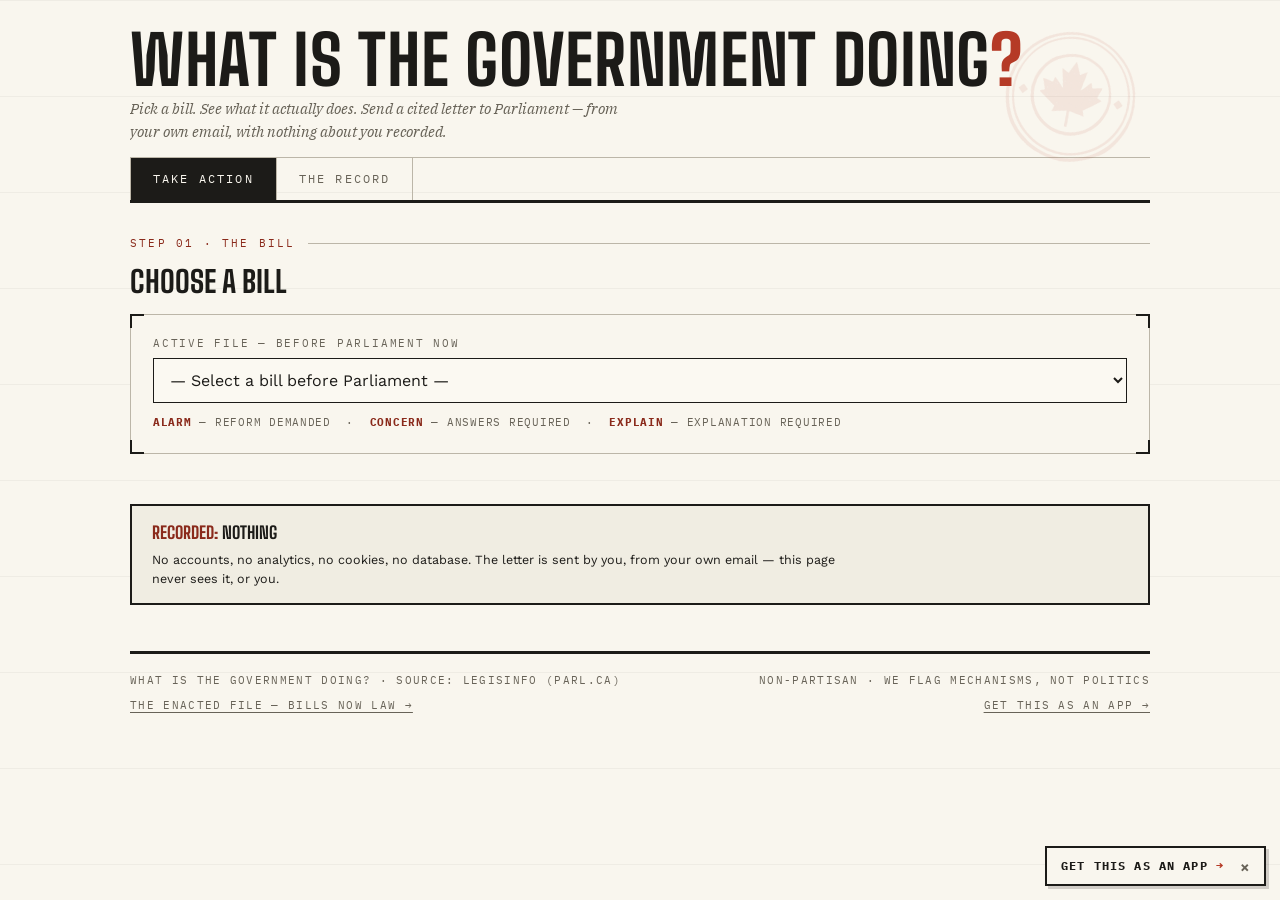
<file: index.html>
<!DOCTYPE html>
<html lang="en-CA">
<head>
<meta charset="utf-8">
<meta name="viewport" content="width=device-width, initial-scale=1">
<title>Take Action — What Is the Government Doing</title>
<meta name="description" content="Pick a bill, see what it actually does, and send a cited letter to Parliament from your own email. Nothing about you is recorded.">
<meta name="referrer" content="no-referrer">
<meta name="theme-color" content="#f9f6ee">
<link rel="manifest" href="manifest.webmanifest">
<link rel="icon" href="assets/icons/icon-192.png" type="image/png">
<link rel="apple-touch-icon" href="assets/icons/icon-180.png">
<link rel="stylesheet" href="assets/style.css">
</head>
<body class="simple">
<div class="shell">

  <header class="masthead">
    <h1 class="mast-title">What is the government doing<span class="q">?</span></h1>
    <p class="mast-sub">Pick a bill. See what it actually does. Send a cited letter to Parliament — from your own email, with nothing about you recorded.</p>
    <img class="mast-stamp" src="assets/maple-stamp.png" alt="" aria-hidden="true">
    <nav class="tabs">
      <a href="index.html" id="tab-action" class="active">Take Action</a>
      <a href="graphics.html">The Record</a>
      <a href="index.html?file=enacted" id="tab-enacted" class="hidden">The Enacted File</a>
    </nav>
  </header>

  <!-- ======================= choose a bill ======================= -->
  <section class="block" id="choose">
    <div class="eyebrow">Step 01 · The Bill</div>
    <h2 class="section-title">Choose a bill</h2>
    <div class="panel"><span class="tick-b"></span>
      <div class="selector-row">
        <div class="field">
          <label for="bill-select" id="bill-select-label">Active file — before Parliament now</label>
          <select id="bill-select" aria-label="Choose a bill"></select>
        </div>
      </div>
      <p class="legend"><b>Alarm</b> — reform demanded &nbsp;·&nbsp; <b>Concern</b> — answers required &nbsp;·&nbsp; <b>Explain</b> — explanation required</p>
      <p class="side-box fine hidden" id="enacted-note" style="border:none; background:none; padding:8px 2px 0;">
        These bills have finished their run. Those that received royal assent can no longer be
        voted down, but they are still answerable — the letter shifts to accountability: the
        regulations, an amending bill, and how the new powers get used. The rest ended without
        becoming law, and how they ended matters: <em>defeated</em> means Parliament voted it
        down; <em>withdrawn</em> means the sponsor stopped advancing it; <em>lapsed</em> means
        the session simply ended first — no one rejected it, and bills like that often return
        under a new number. None of them carries a letter.
      </p>

      <div id="bill-detail" class="hidden">
        <div id="bill-head" class="bill-head">
          <div class="bill-code" id="bh-code"></div>
          <span class="chip" id="bh-chip"></span>
          <span class="chip law hidden" id="bh-law">Now law</span>
        </div>
        <div class="bill-desc" id="bh-desc"></div>
        <div class="bill-status" id="bh-status"></div>
        <div class="bill-links">
          <a id="bh-legis" href="#" target="_blank" rel="noopener">Official record — LEGISinfo ↗</a>
          <span id="bh-record-wrap"> · <a id="bh-record" class="graphic-btn" href="#" aria-haspopup="dialog"><span class="gb-icon" aria-hidden="true"></span><span id="bh-record-text">Read our graphic on this bill</span></a></span>
        </div>
        <blockquote class="lead-quote" id="bh-lead"></blockquote>
      </div>
    </div>
  </section>

  <!-- ======================= recipient (revealed after a bill is chosen) ======================= -->
  <section class="block hidden" id="recipient">
    <div class="eyebrow">Step 02 · The Recipient</div>
    <h2 class="section-title" id="rcpt-title">Find your MP</h2>

    <div class="panel" id="mp-module"><span class="tick-b"></span>
      <div class="selector-row">
        <div class="field" style="max-width:260px">
          <label for="postal">Your postal code</label>
          <input type="text" id="postal" placeholder="K1A 0A6" maxlength="7" autocomplete="postal-code">
        </div>
        <div><button id="find-mp">Find my MP</button></div>
      </div>
      <p class="error-text hidden" id="mp-error"></p>
      <div class="mp-card hidden" id="mp-card">
        <div class="who" id="mp-name"></div>
        <div class="meta" id="mp-meta"></div>
        <div class="meta" id="mp-email"></div>
      </div>
      <p class="side-box fine" style="border:none; background:none; padding:10px 2px 0;">
        Your postal code goes directly from your browser to
        <a href="https://represent.opennorth.ca" target="_blank" rel="noopener">Represent</a>, a Canadian
        open-data service — never to this site, and nothing is stored. Prefer not to?
        <a href="https://www.ourcommons.ca/members/en" target="_blank" rel="noopener">Look your MP up on ourcommons.ca ↗</a>
      </p>
    </div>

    <div class="panel hidden" id="senate-module"><span class="tick-b"></span>
      <p style="max-width:74ch; margin-bottom:12px;">This bill is before the <strong>Senate</strong>. Senators are appointed to
      represent provinces and regions — so the letter goes to <strong>a senator from your province</strong>, not an MP.</p>
      <div class="selector-row">
        <div class="field" style="max-width:260px">
          <label for="postal-sen">Your postal code</label>
          <input type="text" id="postal-sen" placeholder="K1A 0A6" maxlength="7" autocomplete="postal-code">
        </div>
        <div class="field">
          <label for="senator-select">Senator</label>
          <select id="senator-select" aria-label="Choose a senator from your province" disabled>
            <option value="">— Enter a postal code first —</option>
          </select>
        </div>
      </div>
      <p class="error-text hidden" id="senator-error"></p>
      <div class="mp-card hidden" id="senator-card">
        <div class="who" id="sen-name"></div>
        <div class="meta" id="sen-meta"></div>
        <div class="meta" id="sen-email"></div>
      </div>
      <p class="side-box fine" style="border:none; background:none; padding:10px 2px 0;">
        Your province is worked out from the first letter of your postal code, right here in your browser —
        <strong>nothing is sent anywhere</strong>. A senator is picked at random to spread letters fairly;
        switch to any other in the list.
      </p>
    </div>
  </section>

  <!-- ======================= the letter (revealed after a bill is chosen) ======================= -->
  <section class="block hidden" id="letter-section">
    <div class="eyebrow">Step 03 · The Letter</div>
    <h2 class="section-title">Send it in your own words</h2>

    <div class="letter-grid">
      <div>
        <fieldset class="issues hidden" id="issues">
          <legend>What your letter raises</legend>
          <p class="issues-hint">All are included. Untick any you'd rather leave out. The letter below rewrites itself, so choose before you edit it.</p>
          <ul id="issues-list"></ul>
        </fieldset>
        <textarea class="letter" id="letter" spellcheck="false" aria-label="Your letter"></textarea>
        <p class="letter-note">Edit freely — a letter in your own words carries more weight than a form letter.
        Personal stakes ("as a parent…", "as someone who works in…") matter most.</p>
        <div class="btn-row">
          <button class="primary" id="send-btn">Open in your email app</button>
          <button id="copy-letter">Copy letter</button>
          <button id="copy-email" disabled>Copy recipient address</button>
        </div>
        <p class="error-text hidden" id="send-hint"></p>
      </div>

      <aside class="side-box">
        <h3>Why this works</h3>
        <p>MPs and senators weigh correspondence from the people they represent — it is tracked, tallied,
        and answered. A cited, specific letter cannot be dismissed as noise.</p>
        <p>Every claim in this letter carries the section number of the bill it comes from, so the office can verify
        it in minutes.</p>
        <p class="fine">The letter opens in <em>your</em> mail app and is sent from <em>your</em> address.</p>
      </aside>
    </div>
  </section>

  <!-- ======================= privacy ======================= -->
  <div class="privacy">
    <h3><span class="stamp-word">Recorded:</span> nothing</h3>
    <p>No accounts, no analytics, no cookies, no database. The letter is sent by you, from your own
    email — this page never sees it, or you.</p>
  </div>

  <footer>
    <span>What is the government doing? · Source: LEGISinfo (parl.ca)</span>
    <span>Non-partisan · We flag mechanisms, not politics</span>
    <a href="index.html?file=enacted">The enacted file — bills now law →</a>
    <a href="install.html">Get this as an app →</a>
  </footer>

</div>

<script src="assets/data.js"></script>
<script src="assets/app.js"></script>
<script src="assets/install.js"></script>
<script>
  if ("serviceWorker" in navigator) navigator.serviceWorker.register("./sw.js");
</script>
</body>
</html>
</file>
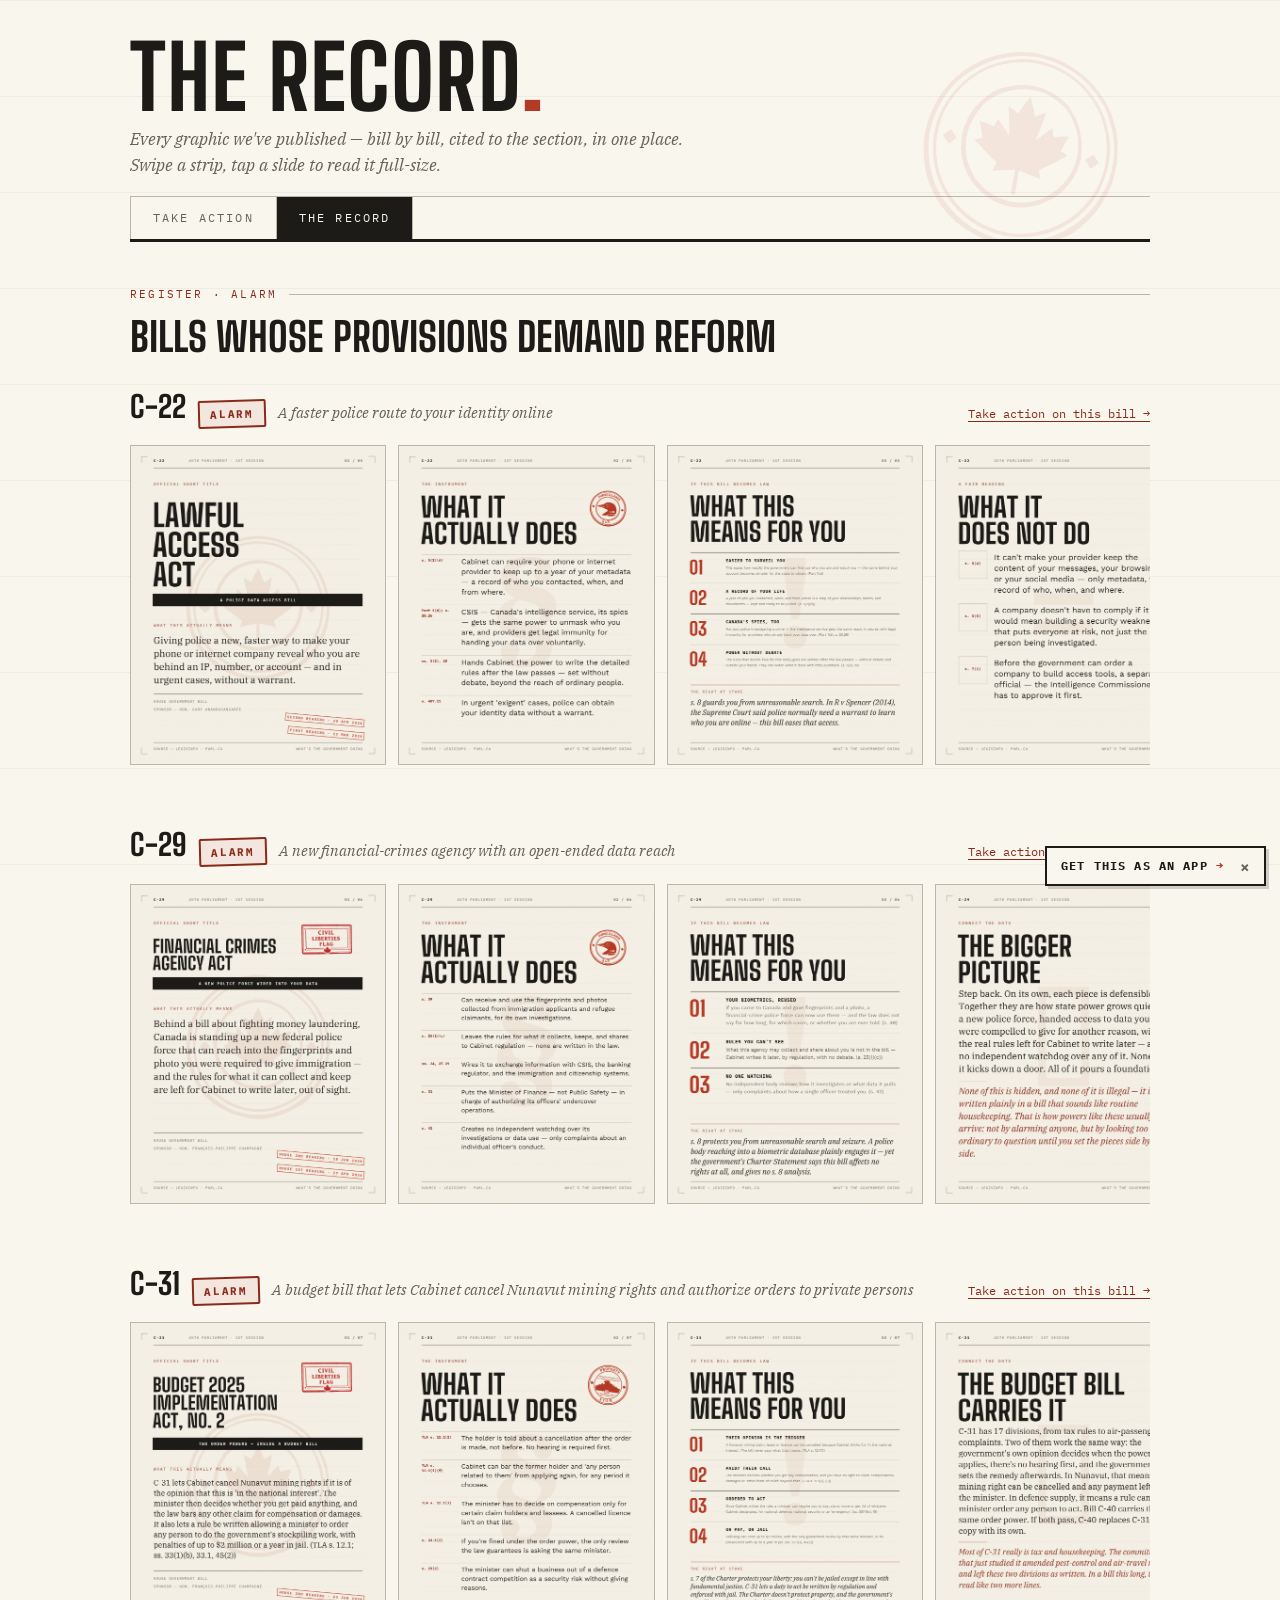
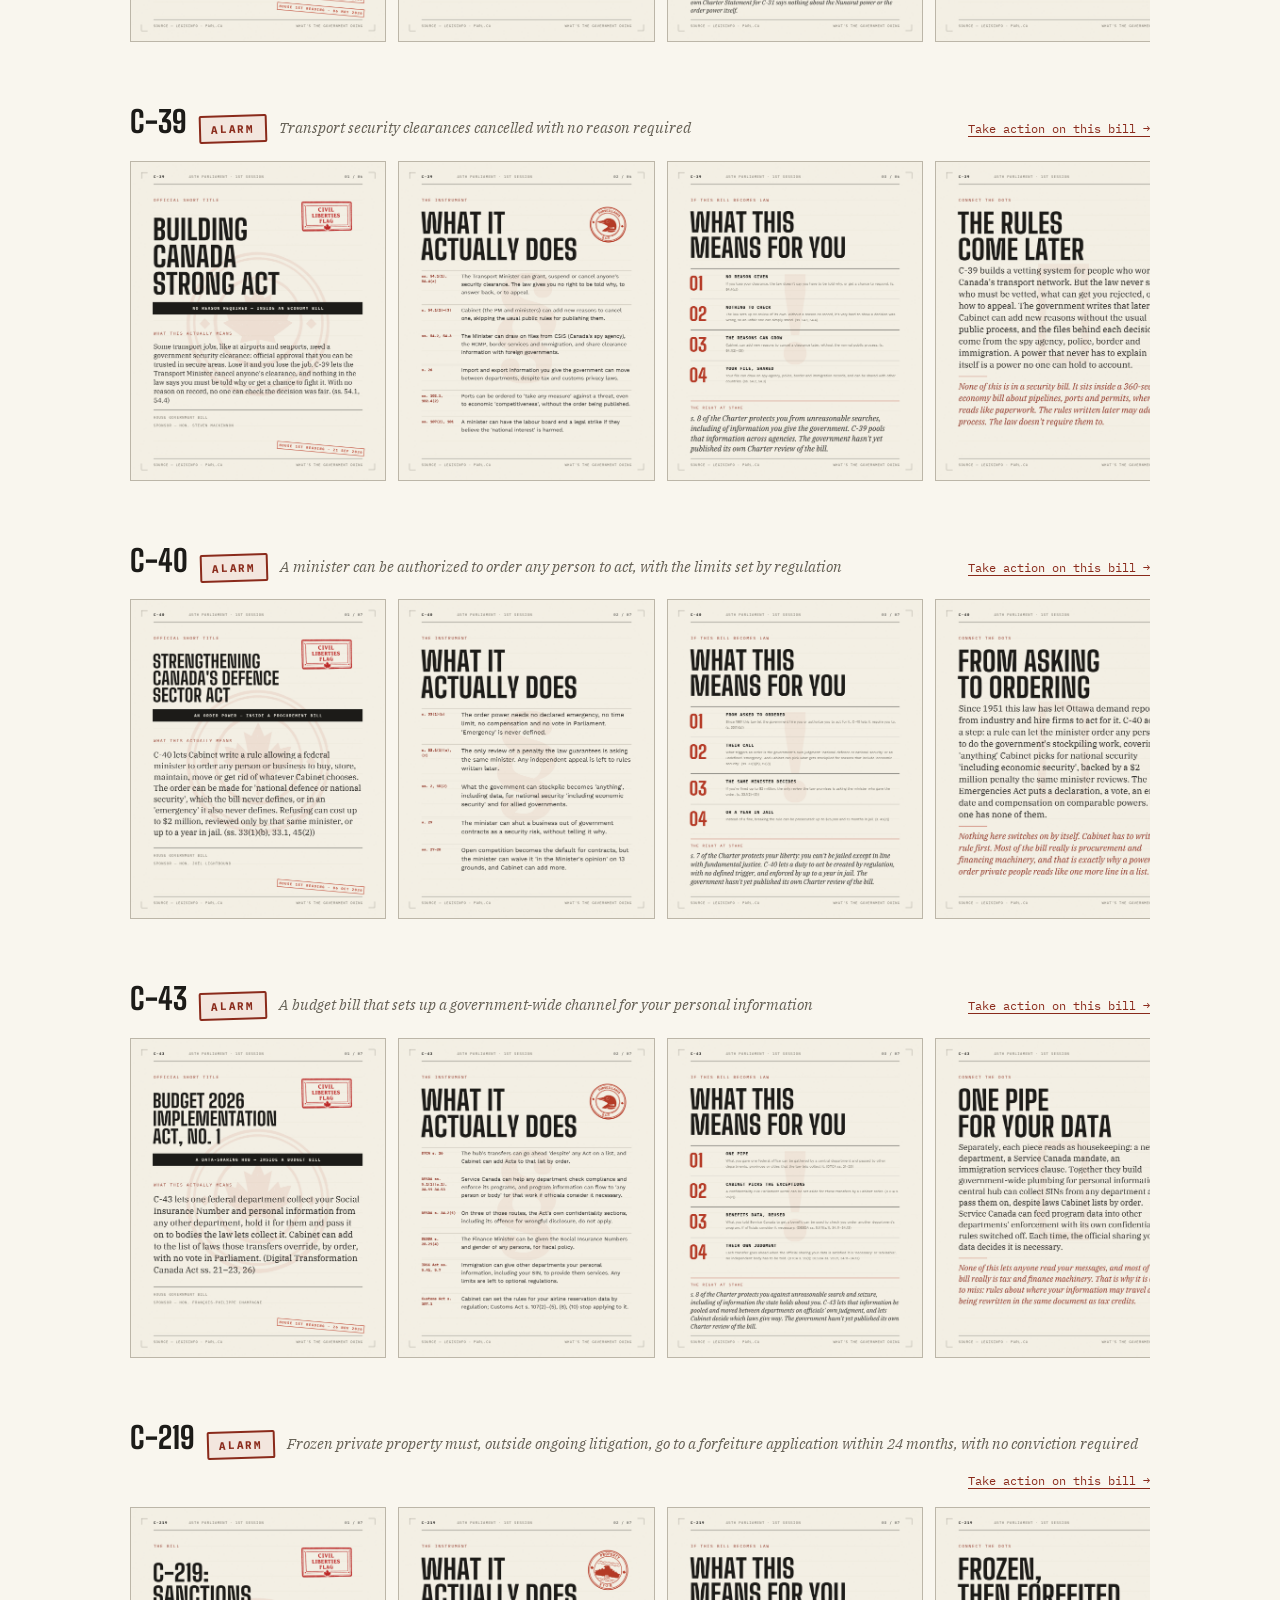
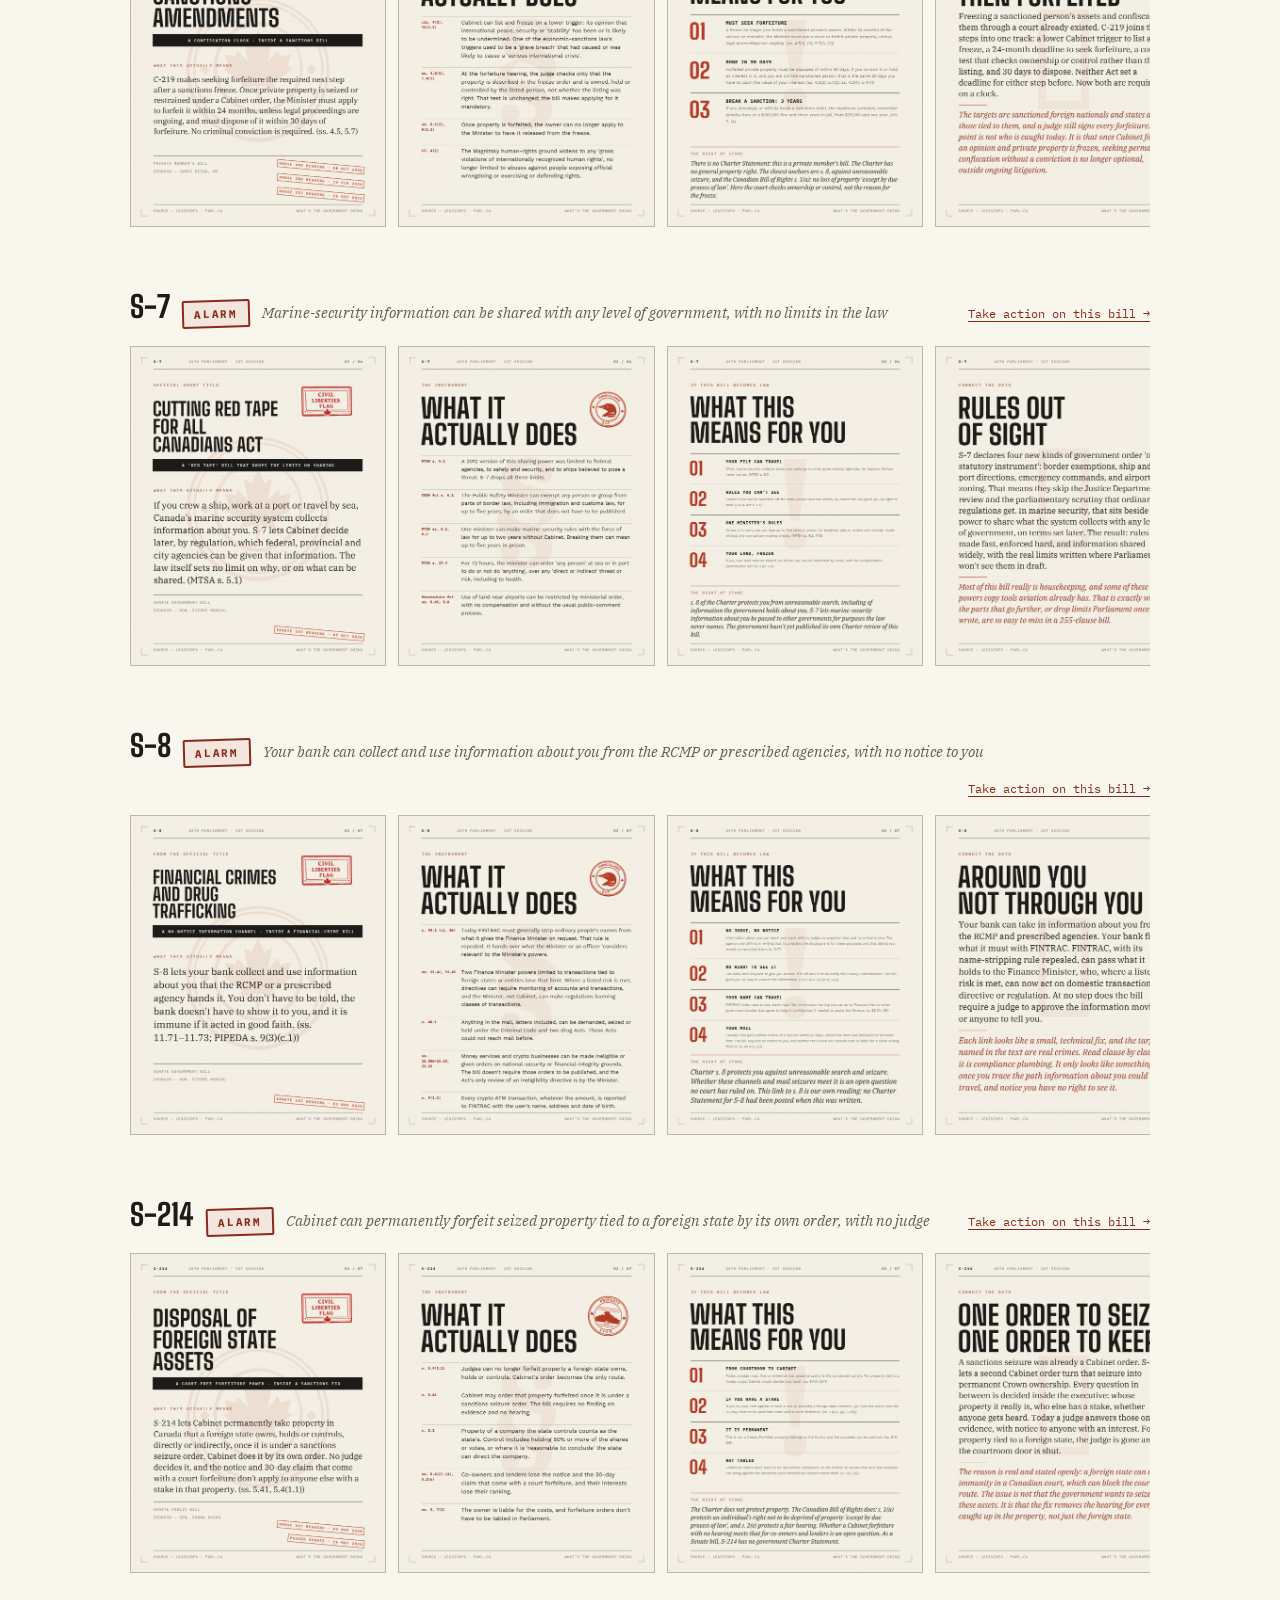
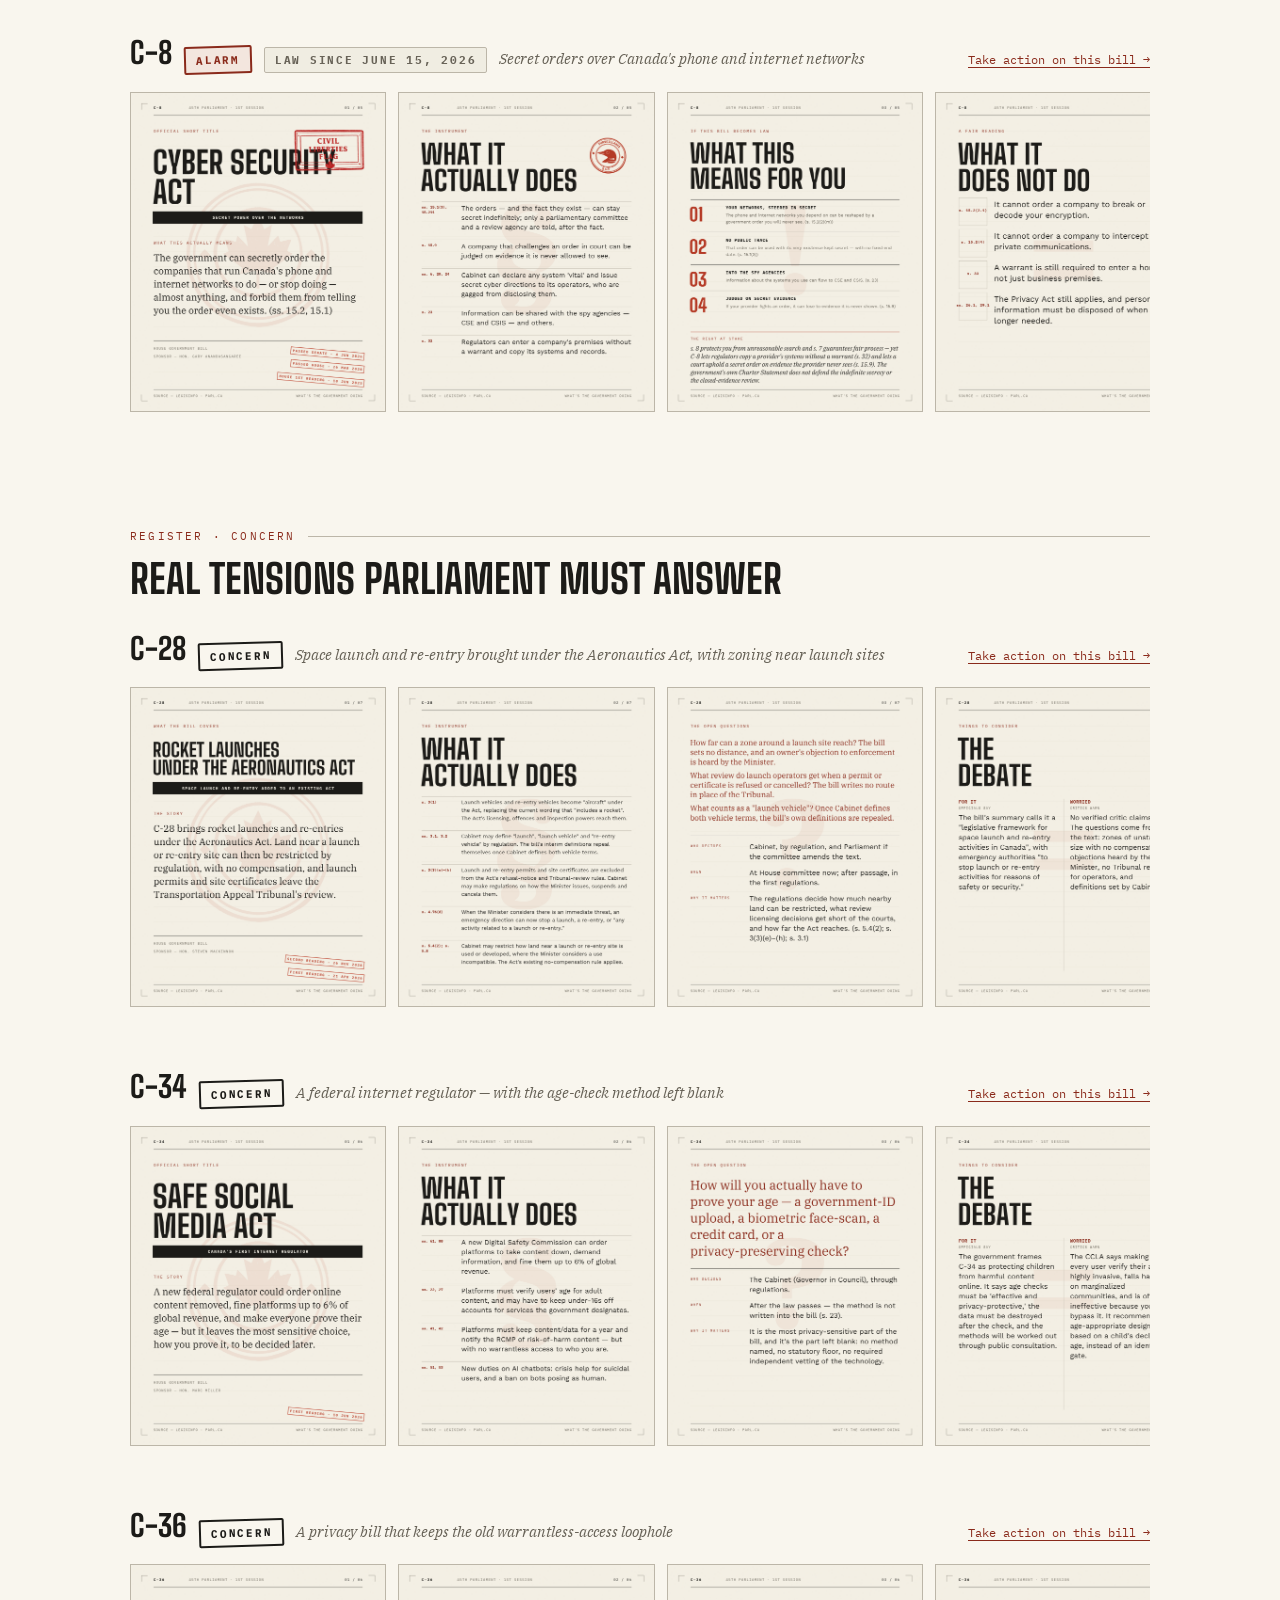
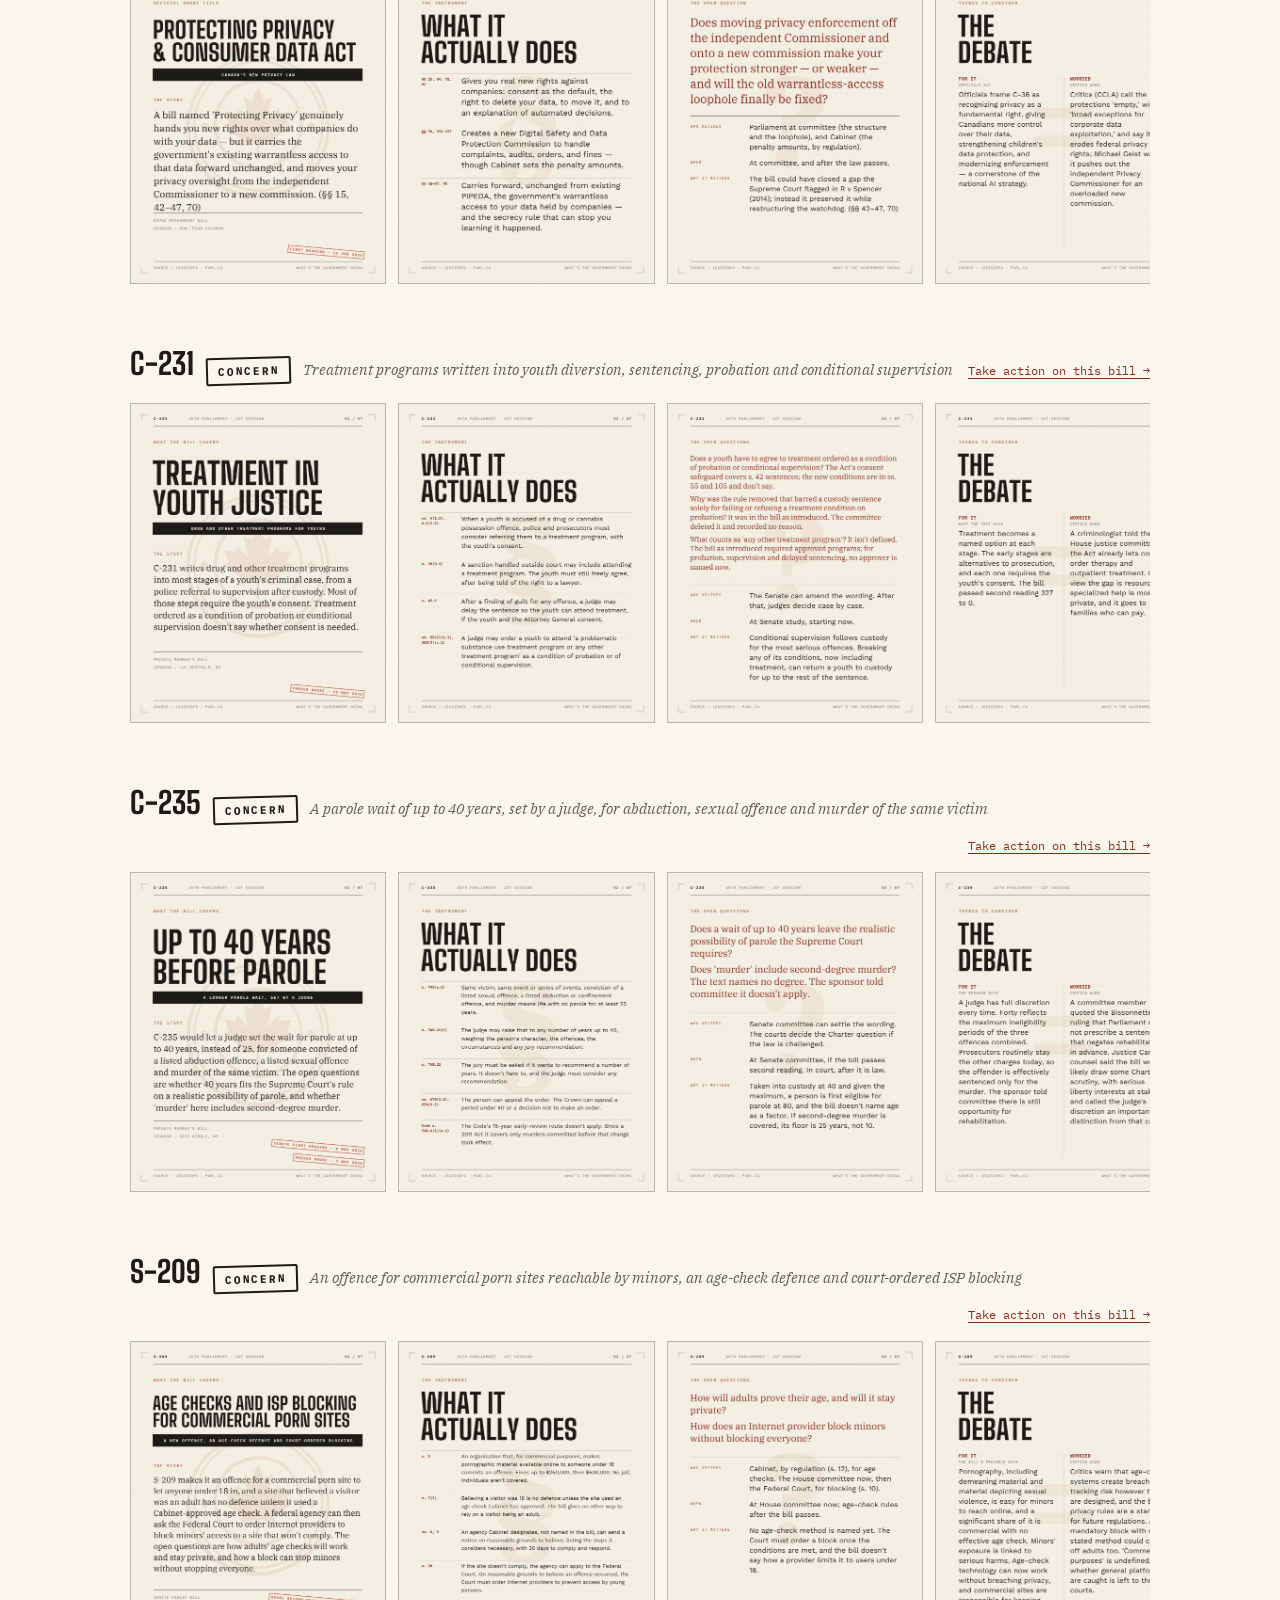
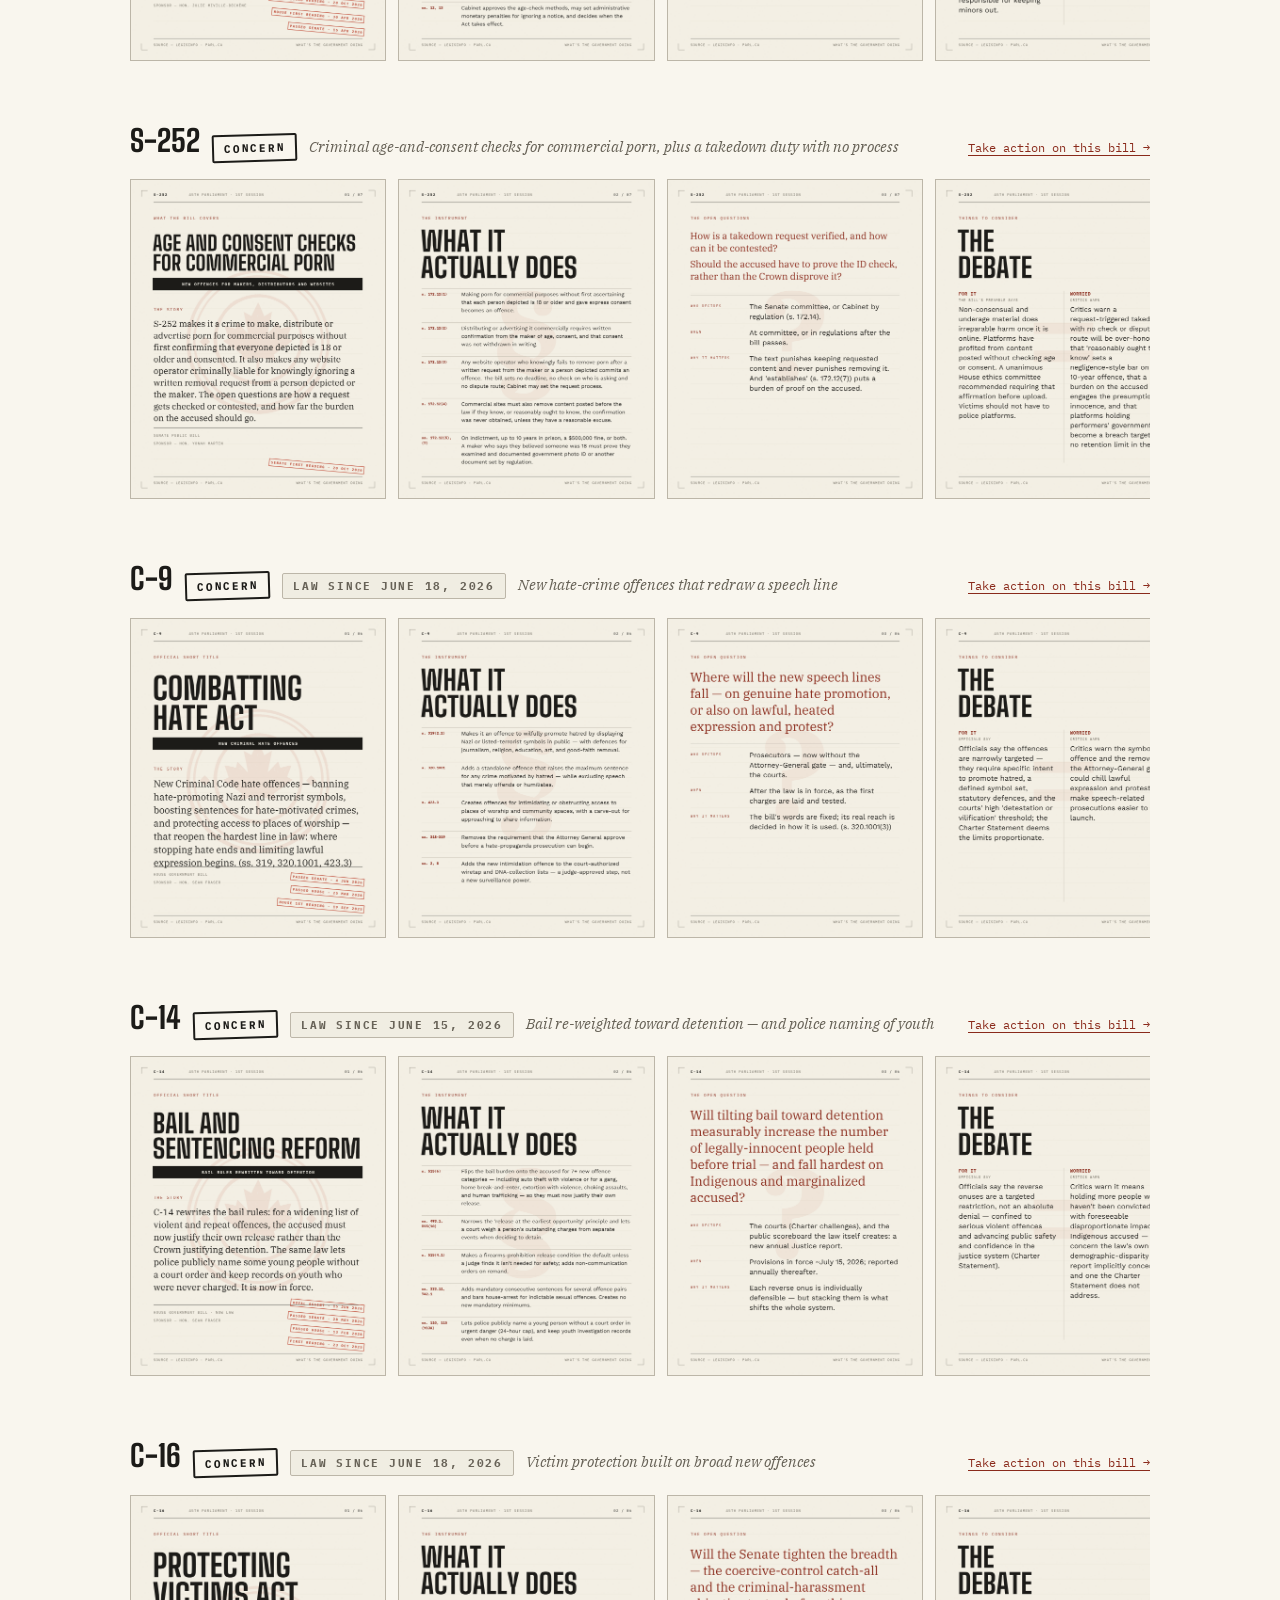
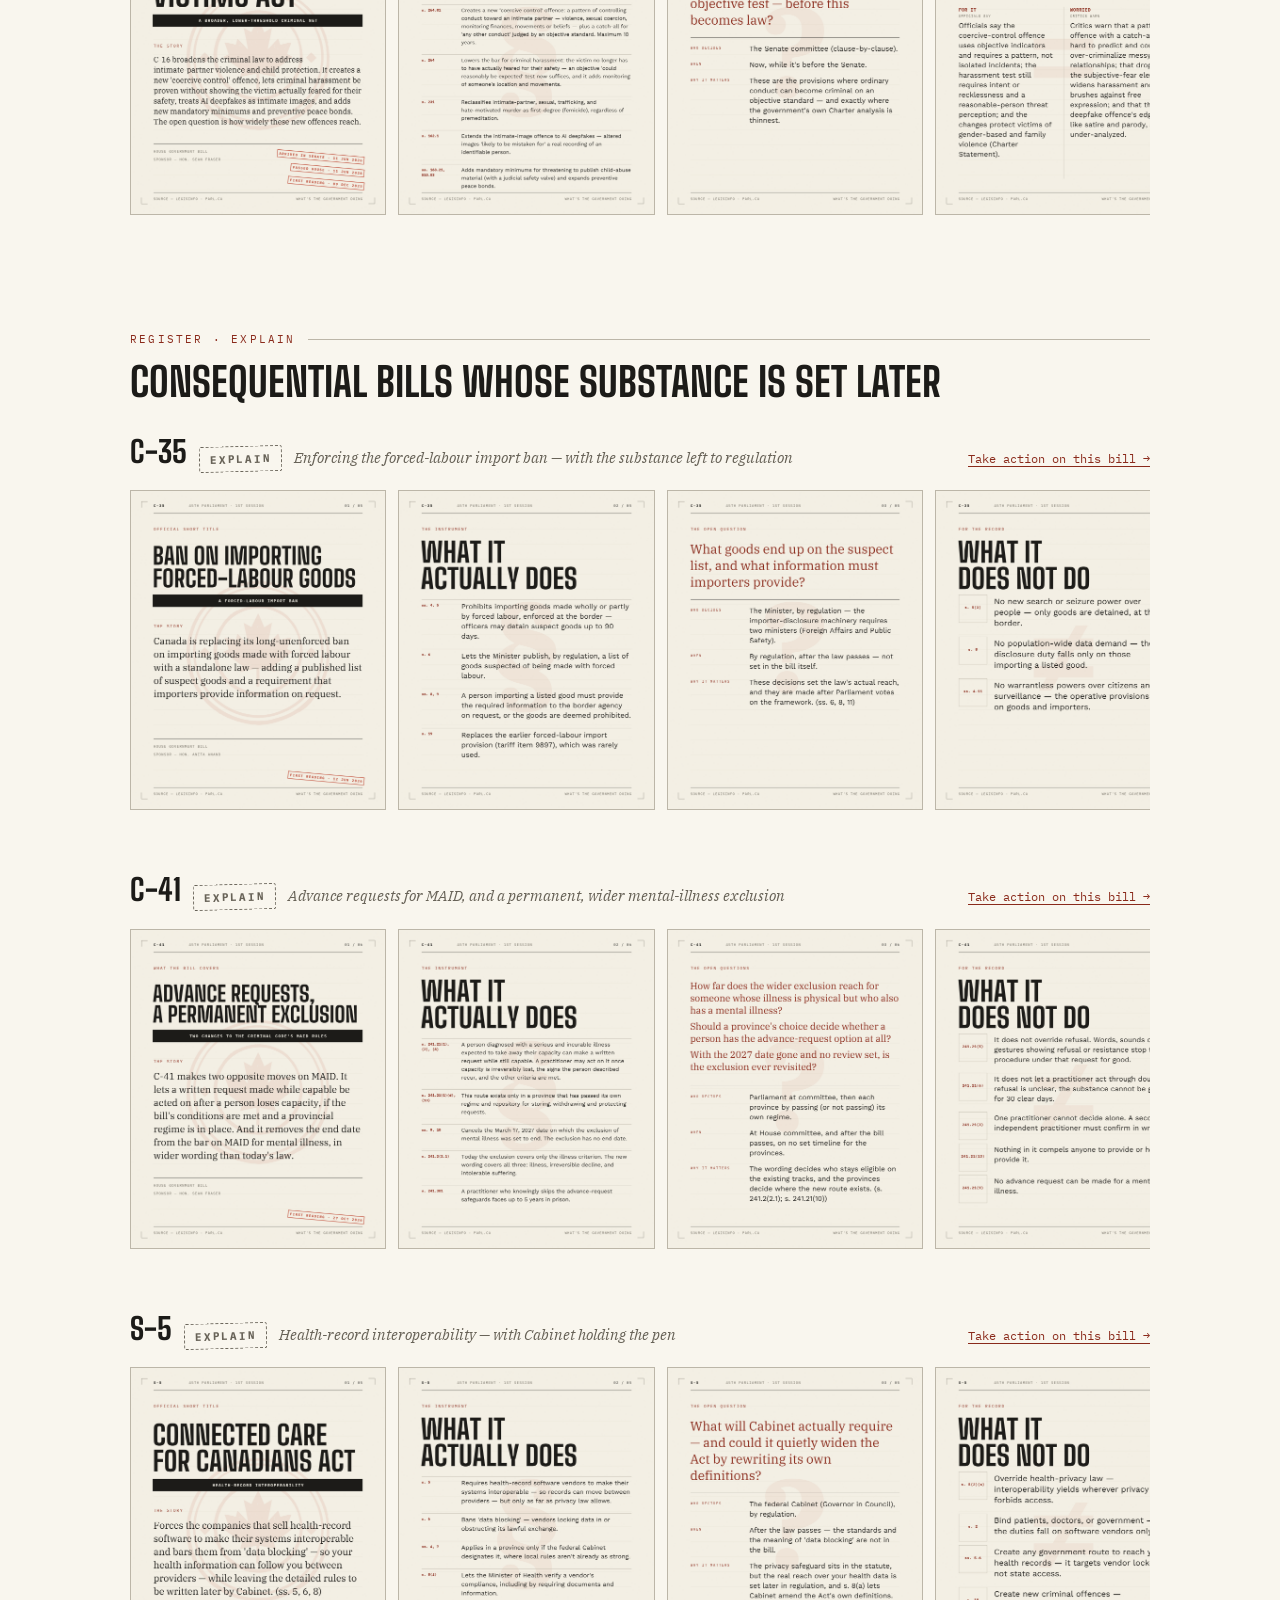
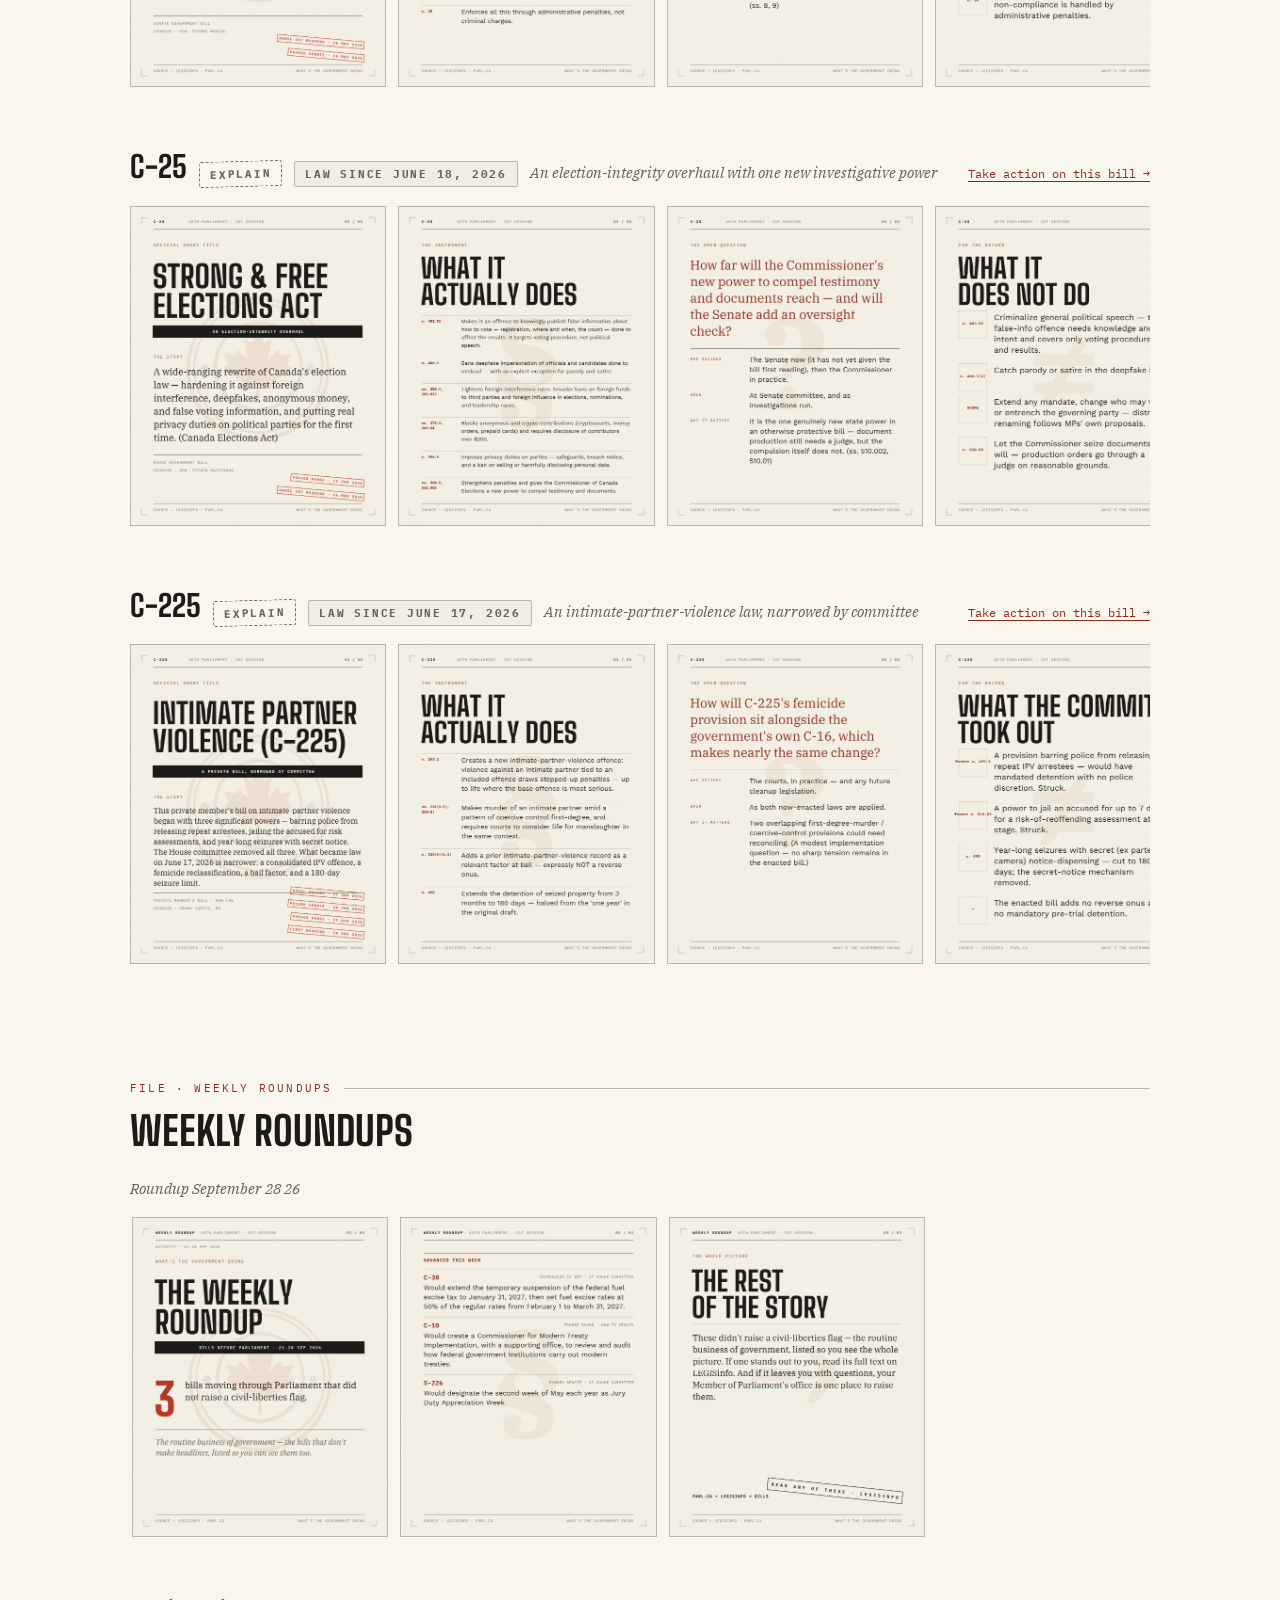
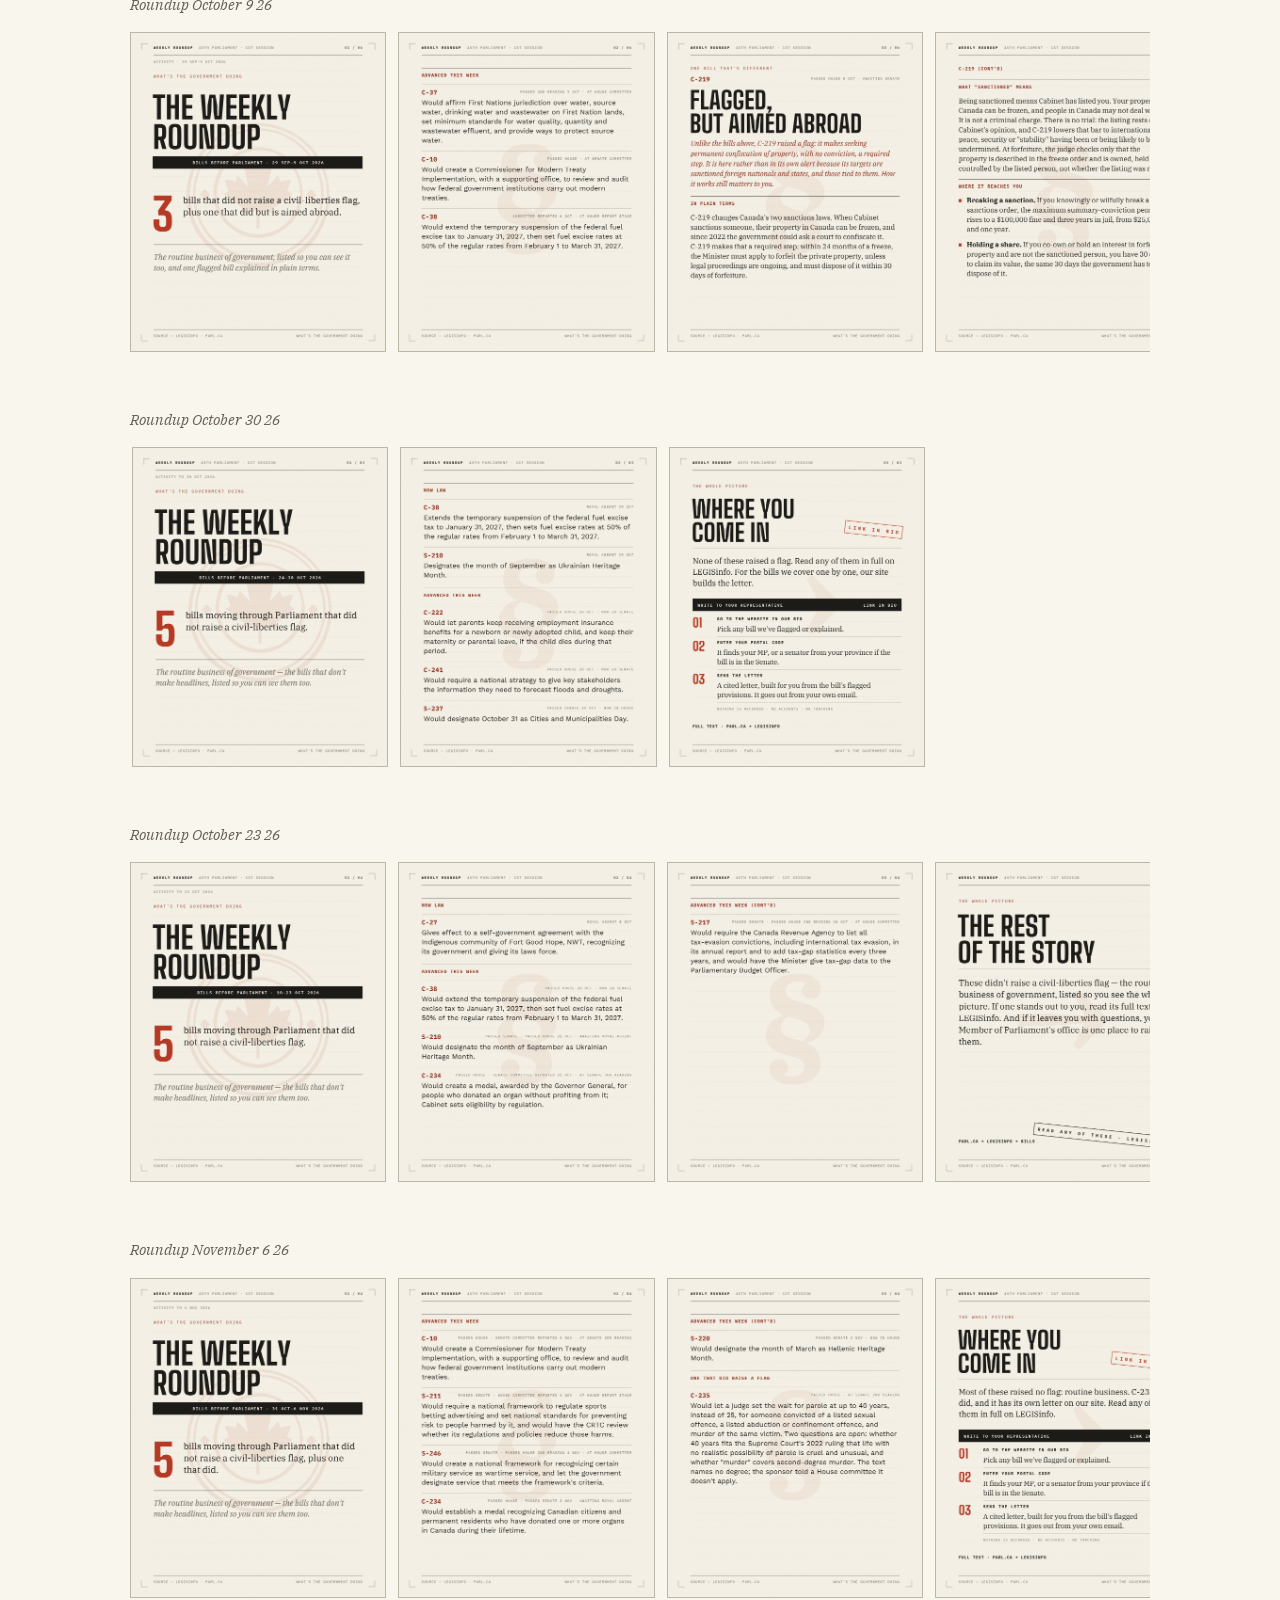
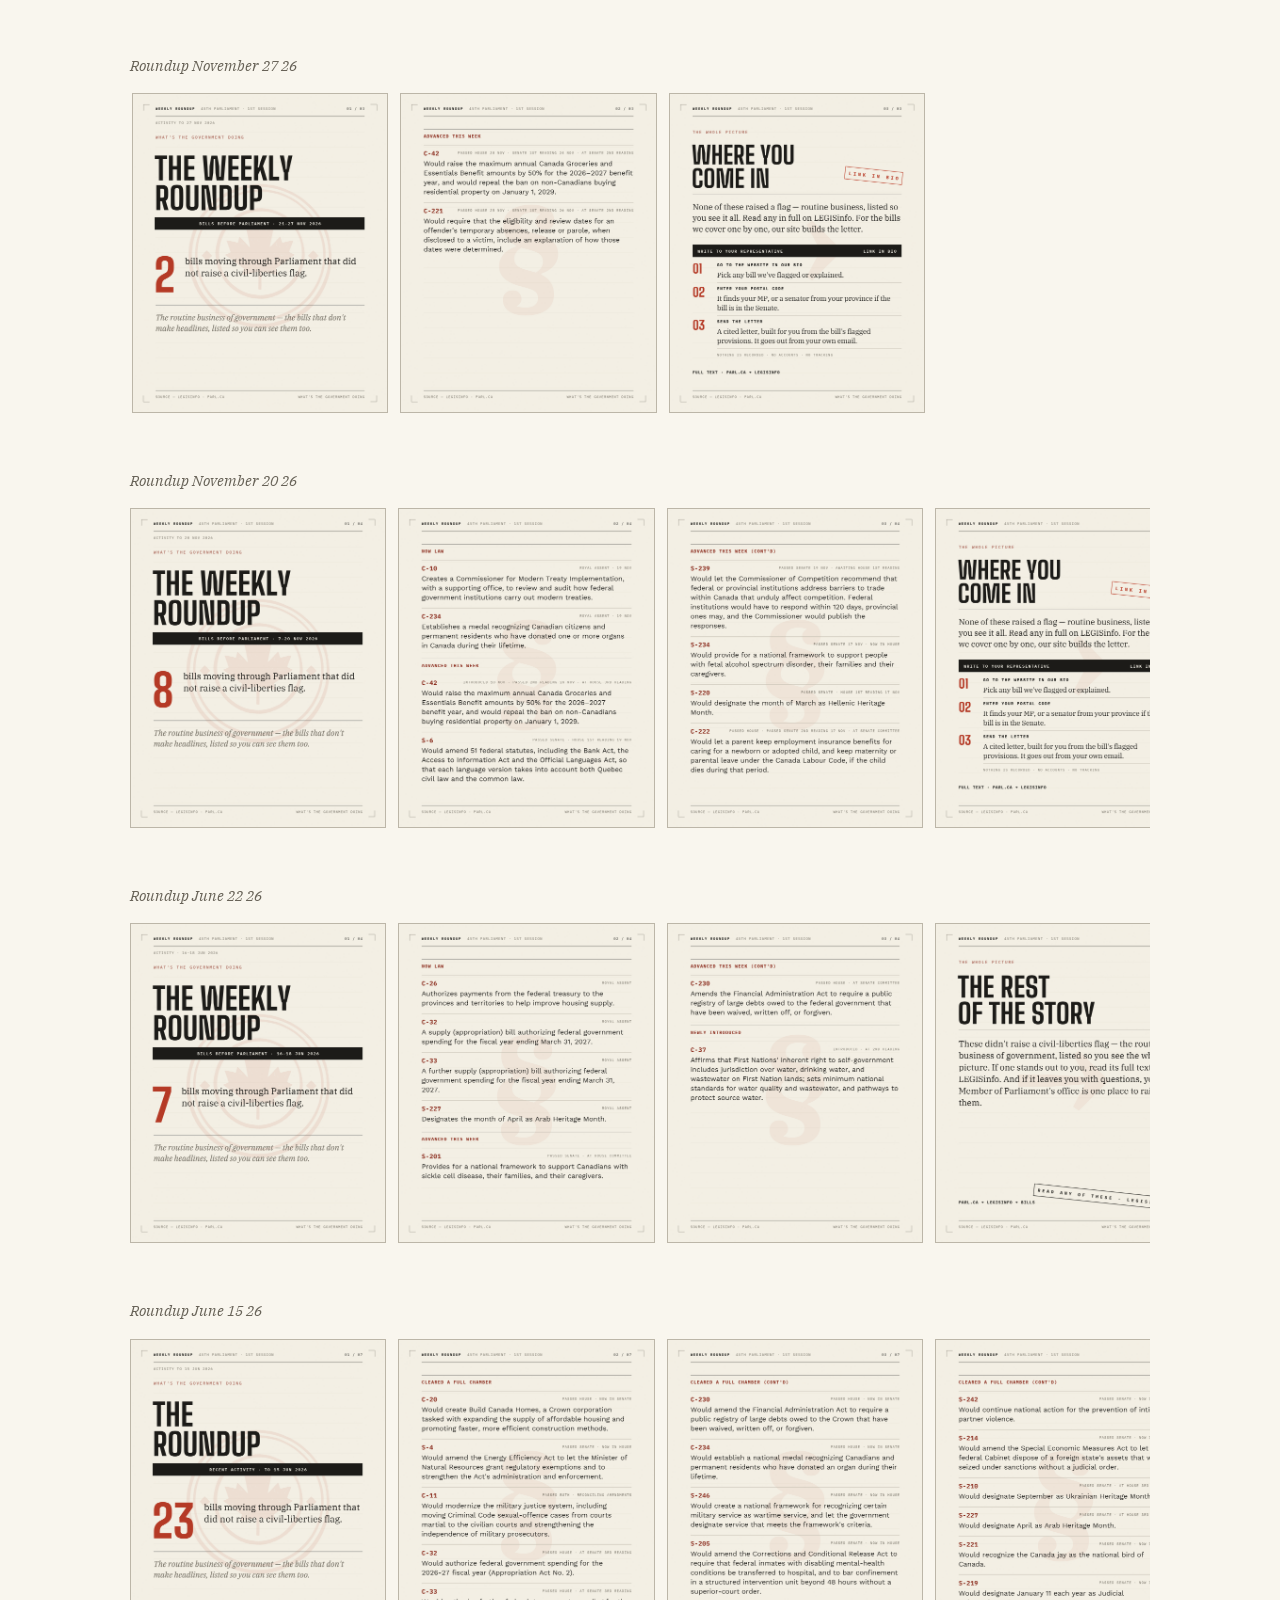
<file: graphics.html>
<!DOCTYPE html>
<html lang="en-CA">
<head>
<meta charset="utf-8">
<meta name="viewport" content="width=device-width, initial-scale=1">
<title>The Record — What Is the Government Doing</title>
<meta name="description" content="Every bill graphic in one place: plain-language, cited breakdowns of the federal bills that touch your rights.">
<meta name="referrer" content="no-referrer">
<meta name="theme-color" content="#f9f6ee">
<link rel="manifest" href="manifest.webmanifest">
<link rel="icon" href="assets/icons/icon-192.png" type="image/png">
<link rel="apple-touch-icon" href="assets/icons/icon-180.png">
<link rel="stylesheet" href="assets/style.css">
</head>
<body>
<div class="shell">

  <header class="masthead">
    <h1 class="mast-title">The record<span class="q">.</span></h1>
    <p class="mast-sub">Every graphic we've published — bill by bill, cited to the section, in one place. Swipe a strip, tap a slide to read it full-size.</p>
    <img class="mast-stamp" src="assets/maple-stamp.png" alt="" aria-hidden="true">
    <nav class="tabs">
      <a href="index.html">Take Action</a>
      <a href="graphics.html" class="active">The Record</a>
    </nav>
  </header>

  <div id="gallery-root"></div>

  <div class="privacy">
    <h3><span class="stamp-word">Recorded:</span> nothing</h3>
    <p>No accounts, no analytics, no cookies, no database. This page is paper: you read it, it learns nothing about you.</p>
  </div>

  <footer>
    <span>What is the government doing? · Source: LEGISinfo (parl.ca)</span>
    <span>Non-partisan · We flag mechanisms, not politics</span>
    <a href="index.html?file=enacted">The enacted file — bills now law →</a>
    <a href="install.html">Get this as an app →</a>
  </footer>

</div>

<!-- lightbox -->
<div class="lightbox" id="lightbox" role="dialog" aria-label="Slide viewer">
  <button class="lb-btn lb-close" id="lb-close" aria-label="Close">×</button>
  <button class="lb-btn lb-prev" id="lb-prev" aria-label="Previous slide">‹</button>
  <img id="lb-img" alt="Bill graphic slide">
  <button class="lb-btn lb-next" id="lb-next" aria-label="Next slide">›</button>
  <div class="lb-count" id="lb-count"></div>
</div>

<script src="assets/data.js"></script>
<script src="assets/gallery.js"></script>
<script src="assets/install.js"></script>
<script>
  if ("serviceWorker" in navigator) navigator.serviceWorker.register("./sw.js");
</script>
</body>
</html>
</file>
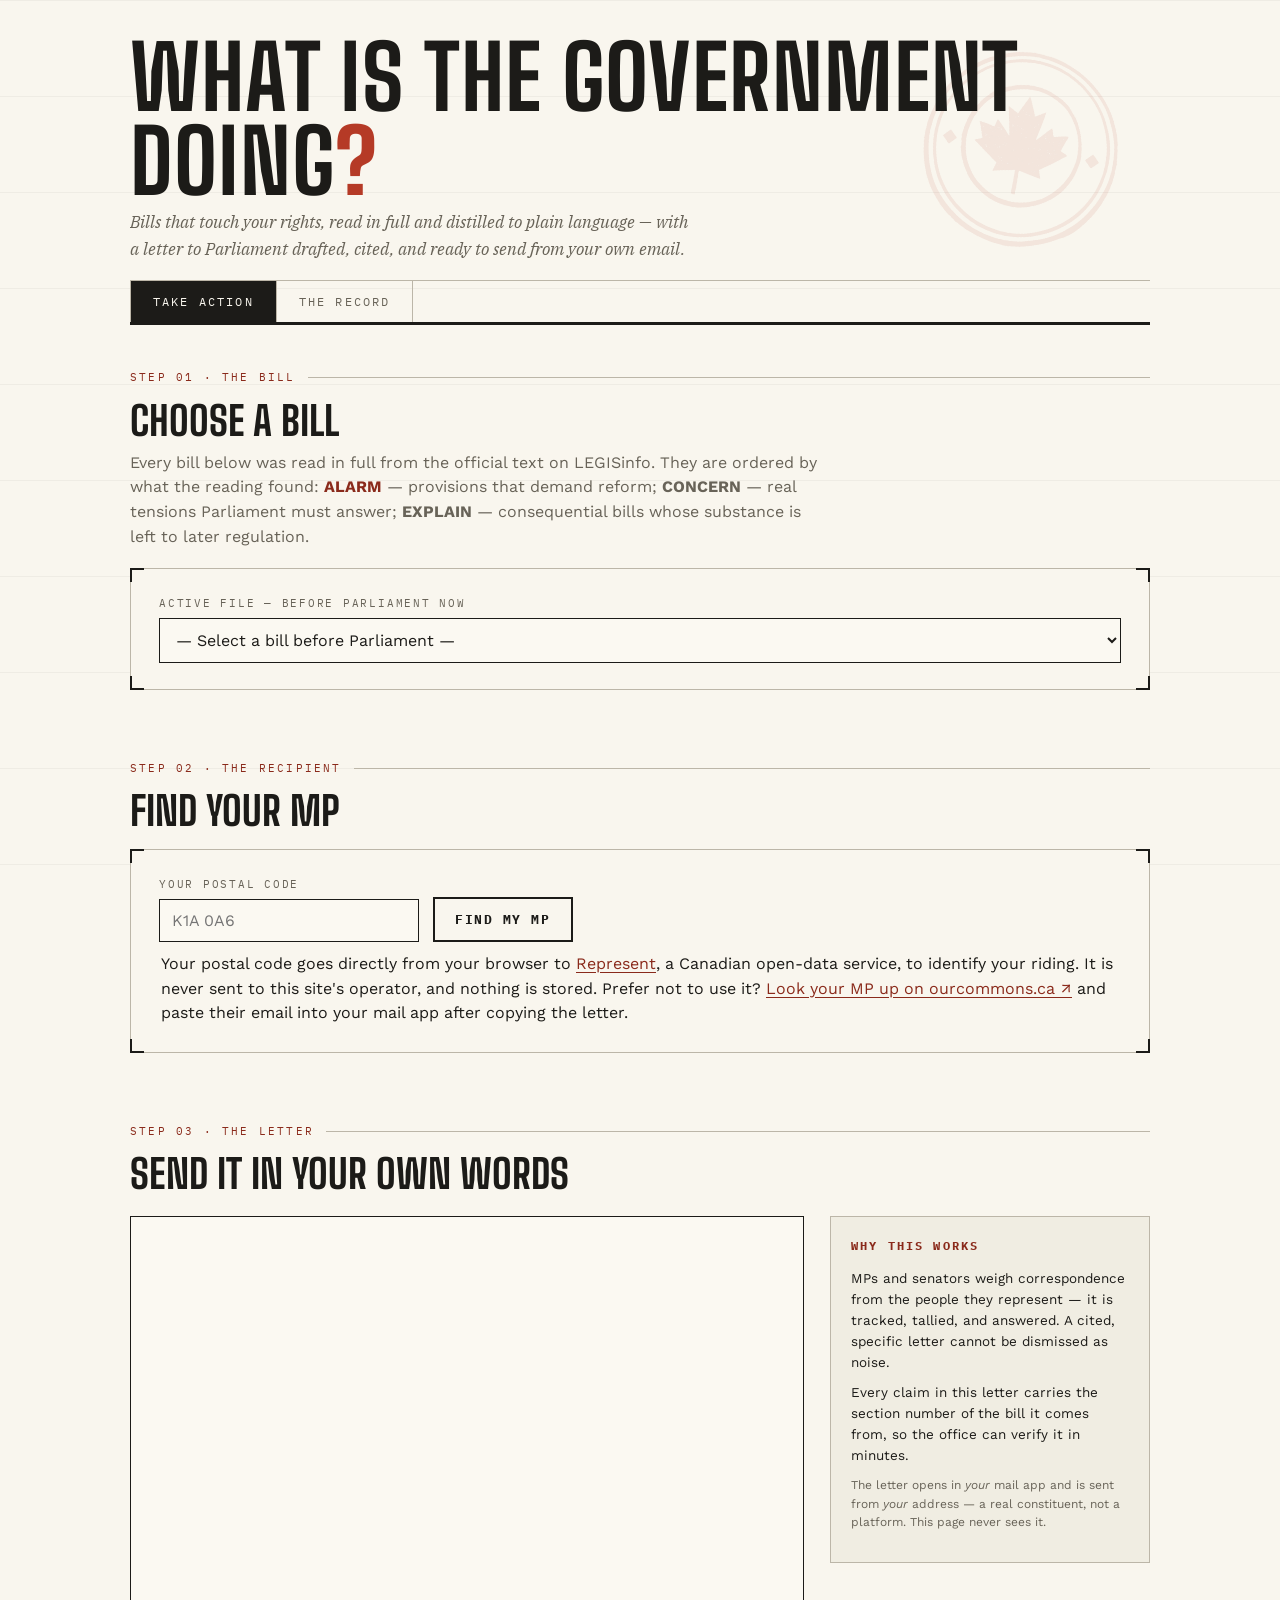
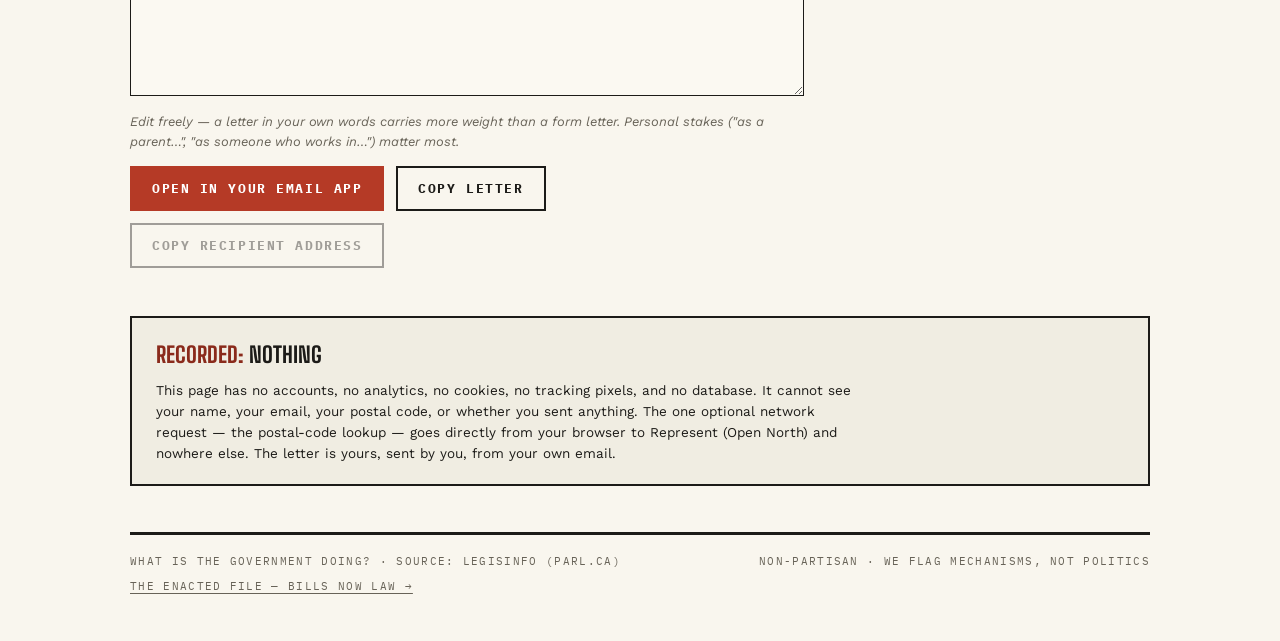
<file: index-classic.html>
<!DOCTYPE html>
<html lang="en-CA">
<head>
<meta charset="utf-8">
<meta name="viewport" content="width=device-width, initial-scale=1">
<title>Take Action — What Is the Government Doing</title>
<meta name="description" content="Write to Parliament about the bills that touch your rights. Pre-drafted, cited, ready to send from your own email — nothing about you is recorded.">
<meta name="referrer" content="no-referrer">
<link rel="stylesheet" href="assets/style.css">
</head>
<body>
<div class="shell">

  <header class="masthead">
    <h1 class="mast-title">What is the government doing<span class="q">?</span></h1>
    <p class="mast-sub">Bills that touch your rights, read in full and distilled to plain language — with a letter to Parliament drafted, cited, and ready to send from your own email.</p>
    <img class="mast-stamp" src="assets/maple-stamp.png" alt="" aria-hidden="true">
    <nav class="tabs">
      <a href="index.html" id="tab-action" class="active">Take Action</a>
      <a href="graphics.html">The Record</a>
      <a href="index.html?file=enacted" id="tab-enacted" class="hidden">The Enacted File</a>
    </nav>
  </header>

  <!-- ======================= choose a bill ======================= -->
  <section class="block" id="choose">
    <div class="eyebrow">Step 01 · The Bill</div>
    <h2 class="section-title">Choose a bill</h2>
    <p style="max-width:70ch; color:var(--soft); margin-bottom:6px;">
      Every bill below was read in full from the official text on LEGISinfo. They are ordered by
      what the reading found: <strong style="color:var(--acc-dark)">ALARM</strong> — provisions that
      demand reform; <strong>CONCERN</strong> — real tensions Parliament must answer; <strong>EXPLAIN</strong> —
      consequential bills whose substance is left to later regulation.
    </p>
    <div class="panel"><span class="tick-b"></span>
      <div class="selector-row">
        <div class="field">
          <label for="bill-select" id="bill-select-label">Active file — before Parliament now</label>
          <select id="bill-select" aria-label="Choose a bill"></select>
        </div>
      </div>
      <p class="side-box fine hidden" id="enacted-note" style="border:none; background:none; padding:8px 2px 0;">
        These bills have received royal assent — they can no longer be voted down, but they are
        still answerable. The letter shifts to accountability: the regulations, an amending bill,
        and how the new powers get used.
      </p>

      <div id="bill-detail" class="hidden">
        <div id="bill-head" class="bill-head">
          <div class="bill-code" id="bh-code"></div>
          <span class="chip" id="bh-chip"></span>
          <span class="chip law hidden" id="bh-law">Now law</span>
        </div>
        <div class="bill-desc" id="bh-desc"></div>
        <div class="bill-status" id="bh-status"></div>
        <div class="bill-links">
          <a id="bh-legis" href="#" target="_blank" rel="noopener">Official record — LEGISinfo ↗</a>
          <span id="bh-record-wrap"> · <a id="bh-record" href="#">See the graphics for this bill →</a></span>
        </div>
        <blockquote class="lead-quote" id="bh-lead"></blockquote>
      </div>
    </div>
  </section>

  <!-- ======================= recipient ======================= -->
  <section class="block" id="recipient">
    <div class="eyebrow">Step 02 · The Recipient</div>
    <h2 class="section-title" id="rcpt-title">Find your MP</h2>

    <div class="panel" id="mp-module"><span class="tick-b"></span>
      <div class="selector-row">
        <div class="field" style="max-width:260px">
          <label for="postal">Your postal code</label>
          <input type="text" id="postal" placeholder="K1A 0A6" maxlength="7" autocomplete="postal-code">
        </div>
        <div><button id="find-mp">Find my MP</button></div>
      </div>
      <p class="error-text hidden" id="mp-error"></p>
      <div class="mp-card hidden" id="mp-card">
        <div class="who" id="mp-name"></div>
        <div class="meta" id="mp-meta"></div>
        <div class="meta" id="mp-email"></div>
      </div>
      <p class="side-box fine" style="border:none; background:none; padding:10px 2px 0;">
        Your postal code goes directly from your browser to
        <a href="https://represent.opennorth.ca" target="_blank" rel="noopener">Represent</a>, a Canadian
        open-data service, to identify your riding. It is never sent to this site's operator, and nothing is stored.
        Prefer not to use it? <a href="https://www.ourcommons.ca/members/en" target="_blank" rel="noopener">Look your MP up on ourcommons.ca ↗</a>
        and paste their email into your mail app after copying the letter.
      </p>
    </div>

    <div class="panel hidden" id="senate-module"><span class="tick-b"></span>
      <p style="max-width:74ch; margin-bottom:12px;">This bill is before the <strong>Senate</strong>. Senators are appointed to
      represent provinces and regions — so the letter goes to <strong>a senator from your province</strong>, not an MP.</p>
      <div class="selector-row">
        <div class="field" style="max-width:260px">
          <label for="postal-sen">Your postal code</label>
          <input type="text" id="postal-sen" placeholder="K1A 0A6" maxlength="7" autocomplete="postal-code">
        </div>
        <div class="field">
          <label for="senator-select">Senator</label>
          <select id="senator-select" aria-label="Choose a senator from your province" disabled>
            <option value="">— Enter a postal code first —</option>
          </select>
        </div>
      </div>
      <p class="error-text hidden" id="senator-error"></p>
      <div class="mp-card hidden" id="senator-card">
        <div class="who" id="sen-name"></div>
        <div class="meta" id="sen-meta"></div>
        <div class="meta" id="sen-email"></div>
      </div>
      <p class="side-box fine" style="border:none; background:none; padding:10px 2px 0;">
        Your province is worked out from the first letter of your postal code, right here in your browser —
        <strong>nothing is sent anywhere</strong>. A senator from your province is picked at random to spread
        letters fairly; switch to any other in the list. Directory:
        <a href="https://sencanada.ca/en/senators/" target="_blank" rel="noopener">sencanada.ca ↗</a>
      </p>
    </div>
  </section>

  <!-- ======================= the letter ======================= -->
  <section class="block" id="letter-section">
    <div class="eyebrow">Step 03 · The Letter</div>
    <h2 class="section-title">Send it in your own words</h2>

    <div class="letter-grid">
      <div>
        <textarea class="letter" id="letter" spellcheck="false" aria-label="Your letter"></textarea>
        <p class="letter-note">Edit freely — a letter in your own words carries more weight than a form letter.
        Personal stakes ("as a parent…", "as someone who works in…") matter most.</p>
        <div class="btn-row">
          <button class="primary" id="send-btn">Open in your email app</button>
          <button id="copy-letter">Copy letter</button>
          <button id="copy-email" disabled>Copy recipient address</button>
        </div>
        <p class="error-text hidden" id="send-hint"></p>
      </div>

      <aside class="side-box">
        <h3>Why this works</h3>
        <p>MPs and senators weigh correspondence from the people they represent — it is tracked, tallied,
        and answered. A cited, specific letter cannot be dismissed as noise.</p>
        <p>Every claim in this letter carries the section number of the bill it comes from, so the office can verify
        it in minutes.</p>
        <p class="fine">The letter opens in <em>your</em> mail app and is sent from <em>your</em> address — a real
        constituent, not a platform. This page never sees it.</p>
      </aside>
    </div>
  </section>

  <!-- ======================= privacy ======================= -->
  <div class="privacy">
    <h3><span class="stamp-word">Recorded:</span> nothing</h3>
    <p>This page has no accounts, no analytics, no cookies, no tracking pixels, and no database. It cannot see your
    name, your email, your postal code, or whether you sent anything. The one optional network request — the
    postal-code lookup — goes directly from your browser to Represent (Open North) and nowhere else. The letter is
    yours, sent by you, from your own email.</p>
  </div>

  <footer>
    <span>What is the government doing? · Source: LEGISinfo (parl.ca)</span>
    <span>Non-partisan · We flag mechanisms, not politics</span>
    <a href="index.html?file=enacted">The enacted file — bills now law →</a>
  </footer>

</div>

<script src="assets/data.js"></script>
<script src="assets/app.js"></script>
</body>
</html>
</file>
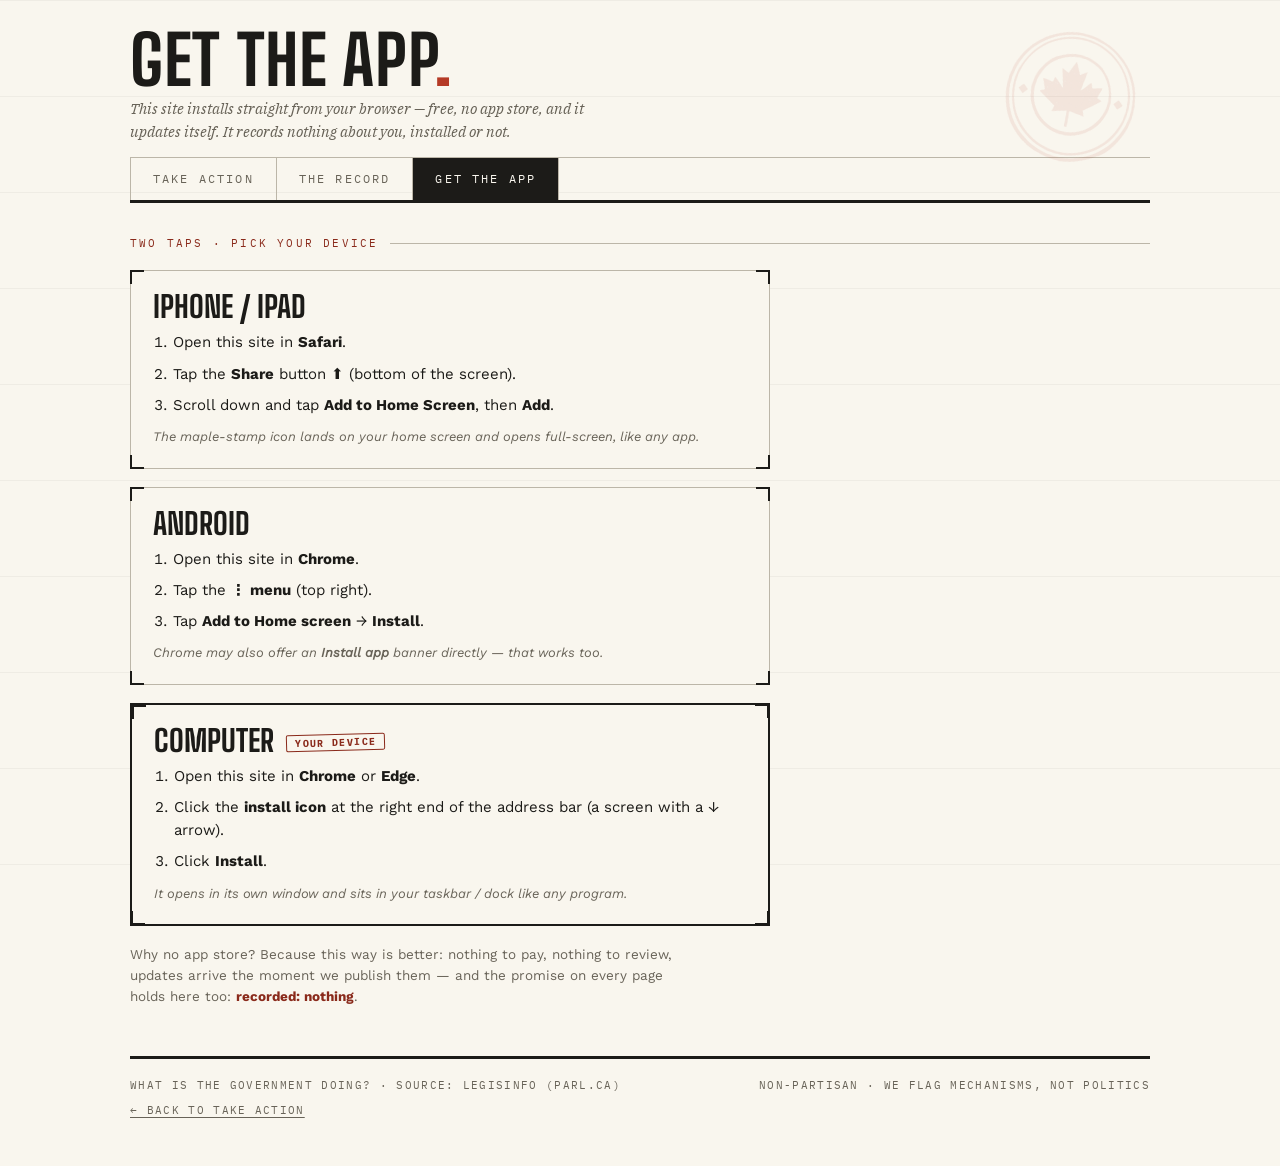
<file: install.html>
<!DOCTYPE html>
<html lang="en-CA">
<head>
<meta charset="utf-8">
<meta name="viewport" content="width=device-width, initial-scale=1">
<title>Get the App — What Is the Government Doing</title>
<meta name="description" content="Install What Is the Government Doing on your phone or computer — free, from your browser, no app store. Nothing about you is recorded.">
<meta name="referrer" content="no-referrer">
<meta name="theme-color" content="#f9f6ee">
<link rel="manifest" href="manifest.webmanifest">
<link rel="icon" href="assets/icons/icon-192.png" type="image/png">
<link rel="apple-touch-icon" href="assets/icons/icon-180.png">
<link rel="stylesheet" href="assets/style.css">
</head>
<body class="simple">
<div class="shell">

  <header class="masthead">
    <h1 class="mast-title">Get the app<span class="q">.</span></h1>
    <p class="mast-sub">This site installs straight from your browser — free, no app store, and it updates itself. It records nothing about you, installed or not.</p>
    <img class="mast-stamp" src="assets/maple-stamp.png" alt="" aria-hidden="true">
    <nav class="tabs">
      <a href="index.html">Take Action</a>
      <a href="graphics.html">The Record</a>
      <a href="install.html" class="active">Get the App</a>
    </nav>
  </header>

  <section class="block">
    <div class="eyebrow">Two taps · Pick your device</div>

    <div class="panel install-card" id="card-iphone"><span class="tick-b"></span>
      <h2 class="section-title">iPhone / iPad</h2>
      <ol class="steps">
        <li>Open this site in <strong>Safari</strong>.</li>
        <li>Tap the <strong>Share</strong> button <span class="key">⬆︎</span> (bottom of the screen).</li>
        <li>Scroll down and tap <strong>Add to Home Screen</strong>, then <strong>Add</strong>.</li>
      </ol>
      <p class="fine-note">The maple-stamp icon lands on your home screen and opens full-screen, like any app.</p>
    </div>

    <div class="panel install-card" id="card-android"><span class="tick-b"></span>
      <h2 class="section-title">Android</h2>
      <ol class="steps">
        <li>Open this site in <strong>Chrome</strong>.</li>
        <li>Tap the <strong>⋮ menu</strong> (top right).</li>
        <li>Tap <strong>Add to Home screen</strong> → <strong>Install</strong>.</li>
      </ol>
      <p class="fine-note">Chrome may also offer an <strong>Install app</strong> banner directly — that works too.</p>
    </div>

    <div class="panel install-card" id="card-desktop"><span class="tick-b"></span>
      <h2 class="section-title">Computer</h2>
      <ol class="steps">
        <li>Open this site in <strong>Chrome</strong> or <strong>Edge</strong>.</li>
        <li>Click the <strong>install icon</strong> at the right end of the address bar (a screen with a ↓ arrow).</li>
        <li>Click <strong>Install</strong>.</li>
      </ol>
      <p class="fine-note">It opens in its own window and sits in your taskbar / dock like any program.</p>
    </div>

    <p style="max-width:70ch; color:var(--soft); font-size:13.5px; margin-top:18px;">
      Why no app store? Because this way is better: nothing to pay, nothing to review, updates arrive
      the moment we publish them — and the promise on every page holds here too:
      <strong style="color:var(--acc-dark)">recorded: nothing</strong>.
    </p>
  </section>

  <footer>
    <span>What is the government doing? · Source: LEGISinfo (parl.ca)</span>
    <span>Non-partisan · We flag mechanisms, not politics</span>
    <a href="index.html">← Back to Take Action</a>
  </footer>

</div>

<script>
  // gently spotlight the visitor's own device — all three stay visible
  (function () {
    const ua = navigator.userAgent;
    const id = /iPhone|iPad|iPod/.test(ua) ? "card-iphone"
             : /Android/.test(ua) ? "card-android" : "card-desktop";
    const el = document.getElementById(id);
    if (el) el.classList.add("install-mine");
  })();
  if ("serviceWorker" in navigator) navigator.serviceWorker.register("./sw.js");
</script>
</body>
</html>
</file>
<file: assets/style.css>
/* ============================================================
   WHAT IS THE GOVERNMENT DOING — action site
   Clerical Sublime, adapted for the web.
   Paper, ink, hairlines, mono codes, one vermilion accent.
   ============================================================ */

@font-face { font-family: "Big Shoulders"; src: url("../fonts/BigShoulders-Bold.ttf") format("truetype"); font-weight: 700; font-display: swap; }
@font-face { font-family: "Big Shoulders"; src: url("../fonts/BigShoulders-Regular.ttf") format("truetype"); font-weight: 400; font-display: swap; }
@font-face { font-family: "IBM Plex Mono"; src: url("../fonts/IBMPlexMono-Regular.ttf") format("truetype"); font-weight: 400; font-display: swap; }
@font-face { font-family: "IBM Plex Mono"; src: url("../fonts/IBMPlexMono-Bold.ttf") format("truetype"); font-weight: 700; font-display: swap; }
@font-face { font-family: "Work Sans"; src: url("../fonts/WorkSans-Regular.ttf") format("truetype"); font-weight: 400; font-display: swap; }
@font-face { font-family: "Work Sans"; src: url("../fonts/WorkSans-Bold.ttf") format("truetype"); font-weight: 700; font-display: swap; }
@font-face { font-family: "Work Sans"; src: url("../fonts/WorkSans-Italic.ttf") format("truetype"); font-weight: 400; font-style: italic; font-display: swap; }
@font-face { font-family: "IBM Plex Serif"; src: url("../fonts/IBMPlexSerif-Regular.ttf") format("truetype"); font-weight: 400; font-display: swap; }
@font-face { font-family: "IBM Plex Serif"; src: url("../fonts/IBMPlexSerif-Italic.ttf") format("truetype"); font-weight: 400; font-style: italic; font-display: swap; }

:root {
  --paper: #f9f6ee;
  --paper-deep: #f0ede2;
  --ink: #1c1b18;
  --soft: #686358;
  --rule: #bcb6a8;
  --acc: #b53a26;
  --acc-dark: #8a2a1b;
  --display: "Big Shoulders", "Arial Narrow", sans-serif;
  --mono: "IBM Plex Mono", ui-monospace, monospace;
  --body: "Work Sans", system-ui, sans-serif;
  --serif: "IBM Plex Serif", Georgia, serif;
}

* { box-sizing: border-box; margin: 0; padding: 0; }

html { scroll-behavior: smooth; }

body {
  background: var(--paper);
  color: var(--ink);
  font-family: var(--body);
  font-size: 16px;
  line-height: 1.55;
  -webkit-font-smoothing: antialiased;
}

/* faint ledger grid on the page background */
body::before {
  content: "";
  position: fixed; inset: 0;
  background-image: linear-gradient(var(--rule) 1px, transparent 1px);
  background-size: 100% 96px;
  opacity: .14;
  pointer-events: none;
  z-index: 0;
}

.shell { position: relative; z-index: 1; max-width: 1060px; margin: 0 auto; padding: 0 20px; }

a { color: var(--acc-dark); text-underline-offset: 3px; }
a:hover { color: var(--acc); }

/* ---------- masthead ---------- */

header.masthead { border-bottom: 3px solid var(--ink); position: relative; overflow: hidden; }

.mast-stamp {
  position: absolute; right: -20px; top: 4px;
  width: min(300px, 42vw); height: auto;
  opacity: .09; transform: rotate(10deg);
  pointer-events: none; user-select: none; z-index: 0;
}

.mast-title {
  font-family: var(--display); font-weight: 700;
  font-size: clamp(44px, 8vw, 88px);
  line-height: .95; letter-spacing: .01em; text-transform: uppercase;
  padding: 36px 0 6px;
  position: relative; z-index: 1;
}
.mast-title .q { color: var(--acc); }

.mast-sub {
  font-family: var(--serif); font-style: italic; color: var(--soft);
  font-size: clamp(14px, 2.2vw, 17px);
  padding-bottom: 18px; max-width: 62ch;
  position: relative; z-index: 1;
}

nav.tabs { display: flex; gap: 0; border-top: 1px solid var(--rule); }
nav.tabs a {
  font-family: var(--mono); font-size: 12px; letter-spacing: .18em; text-transform: uppercase;
  text-decoration: none; color: var(--soft);
  padding: 12px 22px 11px; border-right: 1px solid var(--rule);
  display: inline-block;
}
nav.tabs a:first-child { border-left: 1px solid var(--rule); }
nav.tabs a.active { color: var(--paper); background: var(--ink); }
nav.tabs a:not(.active):hover { color: var(--acc-dark); background: var(--paper-deep); }

/* ---------- section furniture ---------- */

.eyebrow {
  font-family: var(--mono); font-size: 11px; letter-spacing: .2em;
  text-transform: uppercase; color: var(--acc-dark);
  display: flex; align-items: center; gap: 12px; margin-bottom: 14px;
}
.eyebrow::after { content: ""; flex: 1; height: 1px; background: var(--rule); }

h2.section-title {
  font-family: var(--display); font-weight: 700; text-transform: uppercase;
  font-size: clamp(26px, 4.4vw, 40px); line-height: 1; margin-bottom: 10px;
}

section.block { padding: 44px 0 8px; }

/* ---------- register chips (rubber-stamp look) ---------- */

.chip {
  display: inline-block; font-family: var(--mono); font-weight: 700;
  font-size: 11px; letter-spacing: .16em; text-transform: uppercase;
  padding: 4px 10px 3px; border: 2px solid currentColor; border-radius: 2px;
  transform: rotate(-1.6deg); white-space: nowrap;
}
.chip.alarm { color: var(--acc-dark); background: rgba(181, 58, 38, .08); }
.chip.concern { color: var(--ink); }
.chip.explain { color: var(--soft); border-style: dashed; border-width: 1.5px; }
.chip.law { color: var(--soft); border: 1.5px solid var(--rule); transform: none; background: var(--paper-deep); }

/* ---------- cards / panels ---------- */

.panel {
  position: relative; background: var(--paper);
  border: 1px solid var(--rule); padding: 26px 28px;
  margin: 18px 0;
}
/* corner registration ticks */
.panel::before, .panel::after,
.panel .tick-b::before, .panel .tick-b::after {
  content: ""; position: absolute; width: 12px; height: 12px;
}
.panel::before { top: -1px; left: -1px; border-top: 2px solid var(--ink); border-left: 2px solid var(--ink); }
.panel::after { top: -1px; right: -1px; border-top: 2px solid var(--ink); border-right: 2px solid var(--ink); }
.panel .tick-b::before { bottom: -1px; left: -1px; border-bottom: 2px solid var(--ink); border-left: 2px solid var(--ink); }
.panel .tick-b::after { bottom: -1px; right: -1px; border-bottom: 2px solid var(--ink); border-right: 2px solid var(--ink); }

/* ---------- the bill selector ---------- */

.selector-row { display: flex; flex-wrap: wrap; gap: 14px; align-items: flex-end; }
.field { flex: 1 1 340px; }
.field label {
  display: block; font-family: var(--mono); font-size: 11px;
  letter-spacing: .16em; text-transform: uppercase; color: var(--soft);
  margin-bottom: 6px;
}
select, input[type="text"] {
  width: 100%; font-family: var(--body); font-size: 16px;
  color: var(--ink); background: #fbf9f2;
  border: 1px solid var(--ink); border-radius: 0; padding: 11px 12px;
}
select:focus, input:focus, textarea:focus, button:focus-visible { outline: 2px solid var(--acc); outline-offset: 1px; }

/* ---------- bill header ---------- */

.bill-head { display: flex; flex-wrap: wrap; align-items: baseline; gap: 14px; margin-top: 26px; }
.bill-code {
  font-family: var(--display); font-weight: 700; font-size: clamp(40px, 7vw, 64px);
  line-height: .9; letter-spacing: .01em;
}
.bill-desc { font-family: var(--serif); font-style: italic; font-size: clamp(16px, 2.6vw, 20px); color: var(--ink); max-width: 56ch; }
.bill-status { font-family: var(--mono); font-size: 12px; letter-spacing: .1em; text-transform: uppercase; color: var(--soft); margin-top: 6px; }
.bill-links { font-family: var(--mono); font-size: 12px; margin-top: 8px; }

.lead-quote {
  font-family: var(--serif); font-size: clamp(16px, 2.4vw, 19px); line-height: 1.6;
  border-left: 3px solid var(--acc); padding: 4px 0 4px 18px; margin: 18px 0 6px;
  max-width: 72ch;
}

/* ---------- letter area ---------- */

.letter-grid { display: grid; grid-template-columns: minmax(0, 1fr) 320px; gap: 26px; margin-top: 22px; }
@media (max-width: 880px) { .letter-grid { grid-template-columns: 1fr; } }

textarea.letter {
  width: 100%; min-height: 480px; resize: vertical;
  font-family: var(--serif); font-size: 15px; line-height: 1.65;
  color: var(--ink); background: #fbf9f2;
  border: 1px solid var(--ink); padding: 22px 24px;
}

.letter-note { font-family: var(--body); font-size: 13px; color: var(--soft); margin-top: 8px; font-style: italic; }

/* the issues checklist above the letter: every box starts ticked */
.issues { border: 1px solid var(--rule); background: var(--paper-deep); padding: 14px 18px 12px; margin: 0 0 14px; min-width: 0; }
.issues legend {
  font-family: var(--mono); font-size: 12px; letter-spacing: .18em;
  text-transform: uppercase; color: var(--acc-dark); padding: 0 6px; margin-left: -6px;
}
.issues-hint { font-family: var(--body); font-size: 13px; color: var(--soft); margin: 2px 0 8px; }
.issues ul { list-style: none; margin: 0; padding: 0; }
.issues li + li { border-top: 1px dashed var(--rule); }
.issues label {
  display: grid; grid-template-columns: 20px minmax(0, 1fr); column-gap: 10px;
  padding: 9px 0; cursor: pointer; font-family: var(--body); font-size: 14.5px; line-height: 1.45; color: var(--ink);
}
.issues input[type="checkbox"] { width: 17px; height: 17px; margin: 2px 0 0; accent-color: var(--acc); cursor: pointer; }
.issues input[type="checkbox"]:disabled { cursor: not-allowed; }
.issues .issue-cite { grid-column: 2; font-family: var(--mono); font-size: 11px; letter-spacing: .04em; color: var(--soft); margin-top: 2px; }
.issues li.off .issue-text { color: var(--soft); text-decoration: line-through; text-decoration-color: var(--rule); }

.side-box { border: 1px solid var(--rule); padding: 20px; background: var(--paper-deep); height: fit-content; }
.side-box h3 {
  font-family: var(--mono); font-size: 12px; letter-spacing: .18em;
  text-transform: uppercase; color: var(--acc-dark); margin-bottom: 12px;
}
.side-box p { font-size: 13.5px; color: var(--ink); margin-bottom: 10px; }
.side-box .fine { font-size: 12px; color: var(--soft); }

.mp-card { border: 1px solid var(--ink); background: #fbf9f2; padding: 14px 16px; margin-top: 12px; }
.mp-card .who { font-weight: 700; }
.mp-card .meta { font-family: var(--mono); font-size: 12px; color: var(--soft); }

/* ---------- buttons ---------- */

button, .btn {
  font-family: var(--mono); font-size: 13px; font-weight: 700;
  letter-spacing: .12em; text-transform: uppercase; text-decoration: none;
  color: var(--ink); background: transparent;
  border: 2px solid var(--ink); border-radius: 0;
  padding: 12px 20px; cursor: pointer; display: inline-block;
}
button:hover, .btn:hover { background: var(--ink); color: var(--paper); }
button.primary, .btn.primary { background: var(--acc); border-color: var(--acc); color: #fff; }
button.primary:hover, .btn.primary:hover { background: var(--acc-dark); border-color: var(--acc-dark); color: #fff; }
button:disabled { opacity: .4; cursor: not-allowed; }
button:disabled:hover { background: transparent; color: var(--ink); }
.btn-row { display: flex; flex-wrap: wrap; gap: 12px; margin-top: 14px; }

/* ---------- gallery (The Record) ---------- */

.gallery-group { margin-bottom: 8px; }
.gallery-item { margin: 26px 0 40px; }
.gallery-item .g-head { display: flex; flex-wrap: wrap; align-items: baseline; gap: 12px; margin-bottom: 4px; }
.gallery-item .g-code { font-family: var(--display); font-weight: 700; font-size: 30px; }
.gallery-item .g-desc { font-family: var(--serif); font-style: italic; color: var(--soft); font-size: 15px; }
.gallery-item .g-act { font-family: var(--mono); font-size: 12px; margin-left: auto; white-space: nowrap; }

.strip {
  display: flex; gap: 12px; overflow-x: auto; padding: 12px 2px 16px;
  scroll-snap-type: x mandatory; scrollbar-width: thin; scrollbar-color: var(--rule) transparent;
}
.strip img {
  height: 320px; width: auto; flex: 0 0 auto; scroll-snap-align: start;
  border: 1px solid var(--rule); background: #fff; cursor: zoom-in; display: block;
}
.strip img:hover { border-color: var(--acc); }
@media (max-width: 640px) { .strip img { height: 240px; } }

/* lightbox */
.lightbox {
  position: fixed; inset: 0; background: rgba(28, 27, 24, .92);
  display: none; align-items: center; justify-content: center; z-index: 50;
}
.lightbox.open { display: flex; }
.lightbox img { max-width: min(92vw, 640px); max-height: 88vh; border: 1px solid var(--rule); }
.lightbox .lb-btn {
  position: absolute; top: 50%; transform: translateY(-50%);
  background: none; border: none; color: var(--paper); font-size: 42px;
  font-family: var(--mono); cursor: pointer; padding: 20px;
}
.lightbox .lb-btn:hover { color: var(--acc); background: none; }
.lightbox .lb-prev { left: 6px; } .lightbox .lb-next { right: 6px; }
.lightbox .lb-close { position: absolute; top: 10px; right: 18px; transform: none; font-size: 30px; }
.lightbox .lb-count {
  position: absolute; bottom: 14px; left: 50%; transform: translateX(-50%);
  font-family: var(--mono); font-size: 12px; letter-spacing: .2em; color: var(--paper);
}

/* ---------- "read our graphic" button + its popup viewer (action page) ---------- */

/* a small file-tab of a button: sits in the mono links row, reads as paper, not as a CTA */
.graphic-btn {
  display: inline-flex; align-items: center; gap: 7px;
  font-family: var(--mono); font-size: 11.5px; letter-spacing: .04em;
  text-decoration: none; color: var(--ink); background: var(--paper-deep);
  border: 1px solid var(--ink); border-radius: 2px;
  padding: 3px 9px 3px 7px; margin: 4px 0; vertical-align: middle; white-space: nowrap;
  box-shadow: 2px 2px 0 rgba(28, 27, 24, .14);
}
.graphic-btn:hover { color: var(--paper); background: var(--ink); }
.graphic-btn:focus-visible { outline: 2px solid var(--acc); outline-offset: 2px; }
/* two stacked slides, drawn in borders */
.gb-icon {
  position: relative; width: 9px; height: 11px; margin: 0 3px 2px 0;
  border: 1.5px solid currentColor; background: var(--paper);
  box-shadow: 3px 3px 0 -1.5px var(--paper), 3px 3px 0 0 currentColor; flex: 0 0 auto;
}
.graphic-btn:hover .gb-icon { background: var(--acc); box-shadow: 3px 3px 0 -1.5px var(--ink), 3px 3px 0 0 currentColor; }
@media (max-width: 640px) { .graphic-btn { white-space: normal; } }

body.viewer-open { overflow: hidden; }
.viewer { flex-direction: column; gap: 10px; padding: 46px 0 12px; background: rgba(28, 27, 24, .96); }
.viewer img {
  max-width: min(92vw, 600px); max-height: calc(100vh - 116px); max-height: calc(100dvh - 116px);
  width: auto; height: auto; background: var(--paper); cursor: pointer;
  box-shadow: 0 10px 40px rgba(0, 0, 0, .45);
}
.viewer .lb-btn:disabled { visibility: hidden; }
.viewer .lb-btn:focus-visible { outline: 2px solid var(--acc); outline-offset: -6px; }
.viewer .lb-close { top: 4px; right: 8px; padding: 8px 16px; }
.viewer-bar { display: flex; align-items: center; gap: 18px; min-height: 34px; }
.viewer .lb-count { position: static; transform: none; }
.viewer-done {
  font-size: 11px; padding: 7px 12px; color: var(--paper); border: 1px solid var(--paper);
}
.viewer-done:hover { background: var(--paper); color: var(--ink); }
@media (min-width: 760px) {
  /* arrows hug the slide instead of the screen edges */
  .viewer .lb-prev { left: calc(50% - 390px); }
  .viewer .lb-next { right: calc(50% - 390px); }
}
@media (max-width: 759px) {
  /* no room beside the slide: arrows flank the counter in a row under it; swipe also works */
  .viewer.open {
    display: grid; grid-template-columns: auto 1fr auto; grid-template-rows: auto auto;
    align-content: center; justify-items: center; align-items: center; gap: 6px 0;
  }
  .viewer img { grid-column: 1 / -1; grid-row: 1; max-height: calc(100vh - 130px); max-height: calc(100dvh - 130px); }
  .viewer .lb-prev, .viewer .lb-next {
    position: static; transform: none; grid-row: 2; font-size: 34px; line-height: 1; padding: 2px 22px 8px;
  }
  .viewer .lb-prev { grid-column: 1; } .viewer .lb-next { grid-column: 3; }
  .viewer-bar { grid-row: 2; grid-column: 2; flex-wrap: wrap; justify-content: center; gap: 6px 14px; }
}

/* ---------- privacy + footer ---------- */

.privacy {
  border: 2px solid var(--ink); padding: 20px 24px; margin: 40px 0 0;
  position: relative; background: var(--paper-deep);
}
.privacy h3 { font-family: var(--display); text-transform: uppercase; font-size: 22px; margin-bottom: 8px; }
.privacy p { font-size: 13.5px; max-width: 88ch; }
.privacy .stamp-word { color: var(--acc-dark); font-weight: 700; }

footer {
  margin-top: 46px; border-top: 3px solid var(--ink); padding: 18px 0 46px;
  font-family: var(--mono); font-size: 11px; letter-spacing: .12em;
  text-transform: uppercase; color: var(--soft);
  display: flex; flex-wrap: wrap; gap: 8px 26px; justify-content: space-between;
}
footer a { color: var(--soft); }

.hidden { display: none !important; }
.error-text { color: var(--acc-dark); font-size: 13px; font-family: var(--body); margin-top: 8px; }

/* ---------- simplified variant (body.simple) ---------- */

body.simple .mast-title { font-size: clamp(40px, 7vw, 68px); padding: 28px 0 4px; }
body.simple .mast-sub { padding-bottom: 14px; font-size: clamp(13px, 2vw, 15px); }
body.simple .mast-stamp { width: min(200px, 32vw); top: 0; }
body.simple section.block { padding: 32px 0 4px; }
body.simple h2.section-title { font-size: clamp(22px, 3.6vw, 30px); }
body.simple .panel { padding: 20px 22px; }
body.simple .privacy { padding: 14px 20px; margin-top: 28px; }
body.simple .privacy h3 { font-size: 17px; margin-bottom: 4px; }
body.simple .privacy p { font-size: 12.5px; }
body.simple textarea.letter { min-height: 420px; }

.legend {
  font-family: var(--mono); font-size: 10.5px; letter-spacing: .07em;
  text-transform: uppercase; color: var(--soft); margin-top: 10px; line-height: 1.9;
}
.legend b { color: var(--acc-dark); }

/* ---------- "get this as an app" pill + install page ---------- */

.install-pill {
  position: fixed; bottom: 14px; right: 14px; z-index: 40;
  display: flex; align-items: center;
  background: var(--paper); border: 2px solid var(--ink);
  box-shadow: 3px 3px 0 rgba(28, 27, 24, .18);
}
.install-pill a {
  font-family: var(--mono); font-size: 11.5px; font-weight: 700;
  letter-spacing: .1em; text-transform: uppercase; text-decoration: none;
  color: var(--ink); padding: 9px 4px 9px 14px;
}
.install-pill a span { color: var(--acc); }
.install-pill a:hover { color: var(--acc-dark); }
.install-pill button {
  border: none; background: none; cursor: pointer;
  color: var(--soft); font-size: 16px; line-height: 1; padding: 9px 12px;
}
.install-pill button:hover { color: var(--acc-dark); background: none; }

.install-card { max-width: 640px; }
.install-card h2.section-title { font-size: clamp(20px, 3vw, 26px); margin-bottom: 10px; }
.install-card.install-mine { border-color: var(--ink); border-width: 2px; }
.install-card.install-mine::before { border-width: 3px; }
.install-card.install-mine h2.section-title::after {
  content: "your device"; font-family: var(--mono); font-size: 10px; font-weight: 700;
  letter-spacing: .14em; text-transform: uppercase; color: var(--acc-dark);
  border: 1.5px solid var(--acc-dark); border-radius: 2px;
  padding: 3px 8px 2px; margin-left: 12px; vertical-align: middle;
  display: inline-block; transform: rotate(-1.6deg);
}
.steps { margin: 0 0 10px 20px; font-size: 15px; }
.steps li { margin-bottom: 8px; }
.steps .key { font-family: var(--mono); }
.fine-note { font-size: 13px; color: var(--soft); font-style: italic; }
</file>
